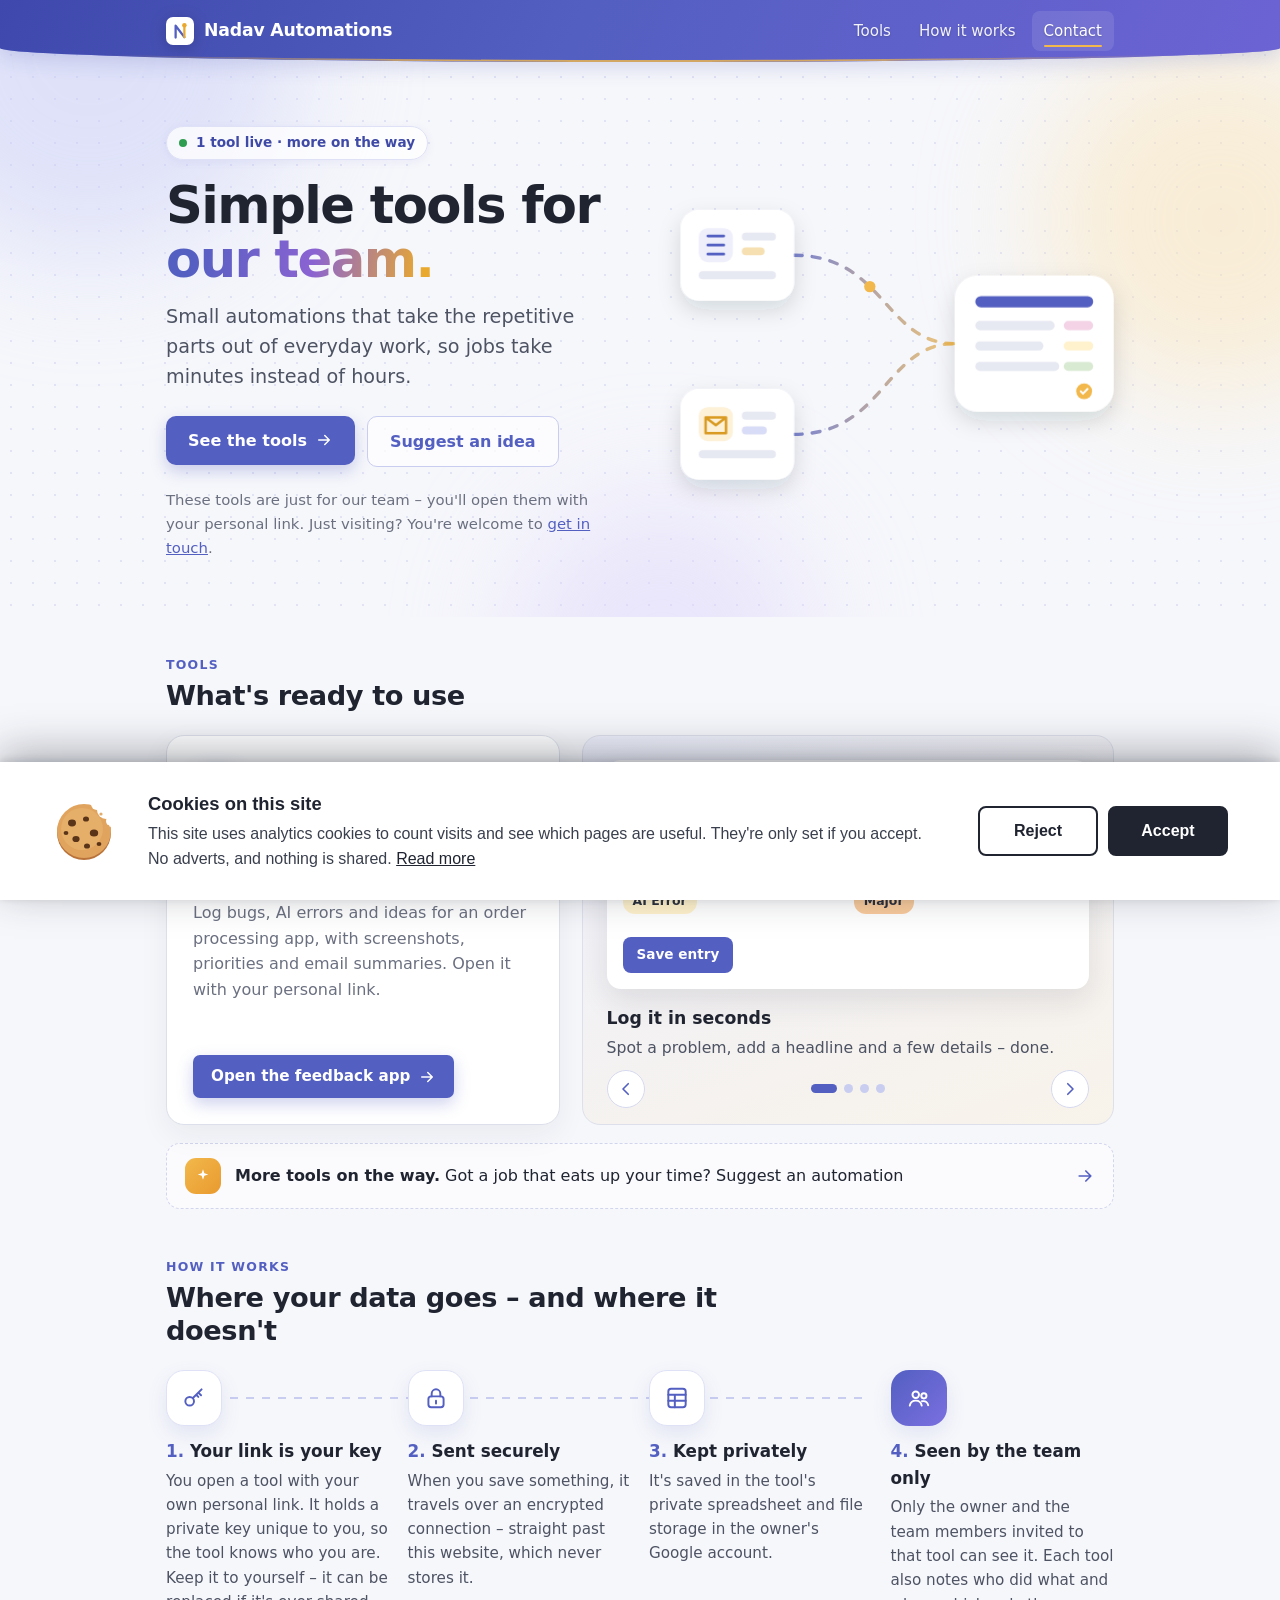
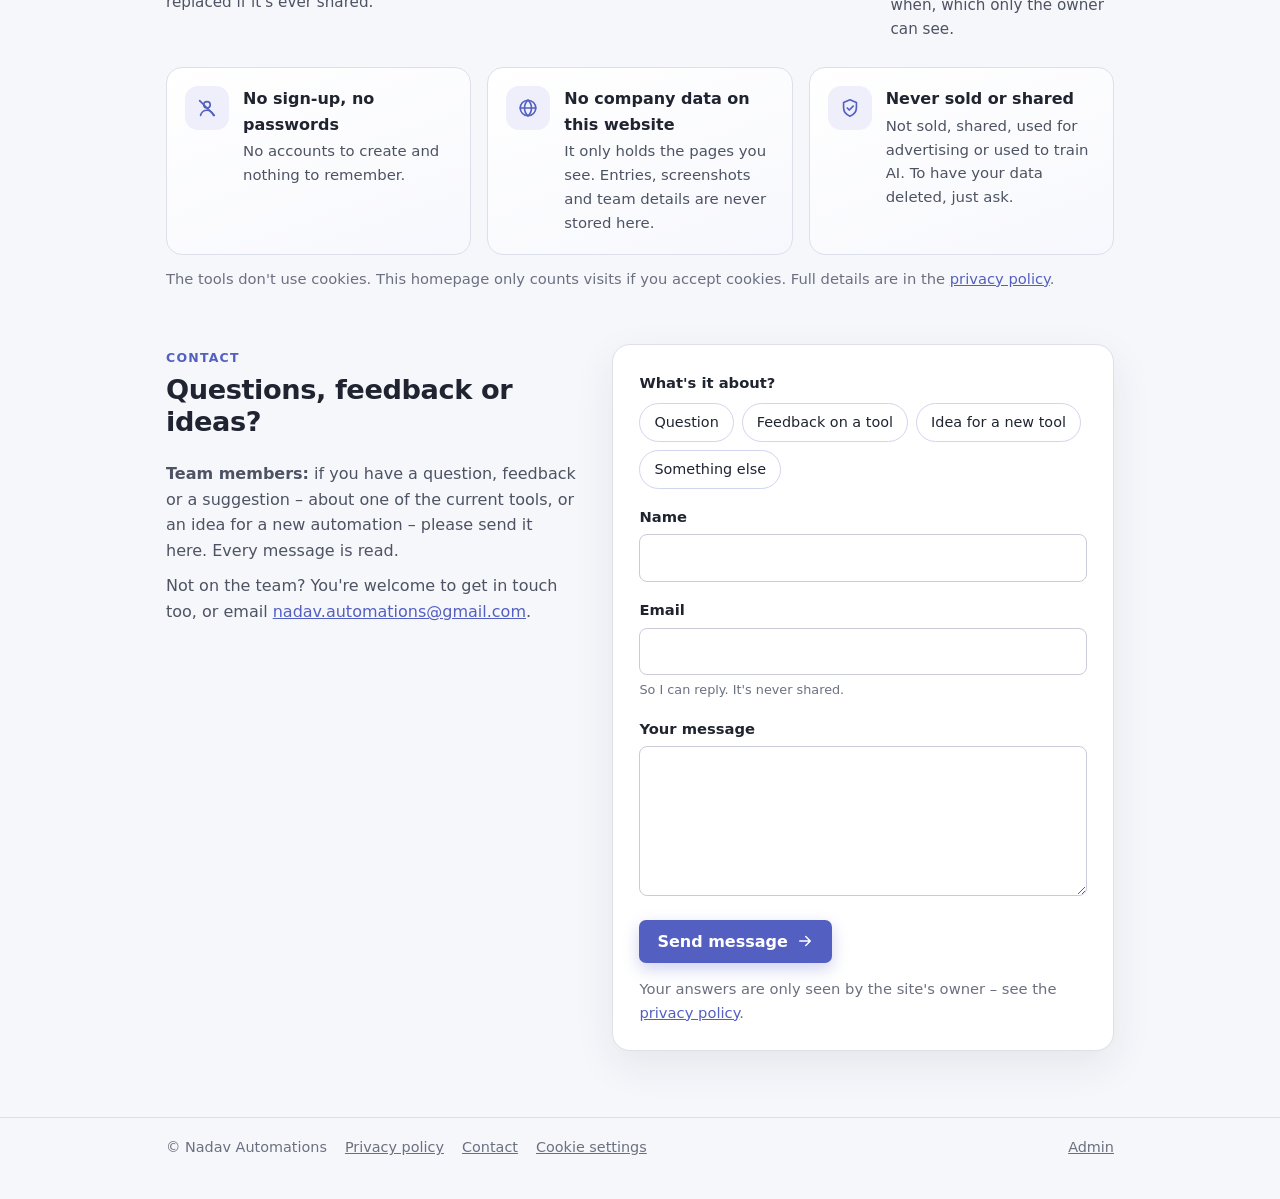
<file: index.html>
<!doctype html>
<html lang="en-GB">
<head>
<meta charset="utf-8">
<meta name="viewport" content="width=device-width, initial-scale=1">
<meta name="google-site-verification" content="6dJ4R6VZz0ClGixeIQeOBkDsVTxw4LKhF4PVJl02Xss" />
<meta name="description" content="Simple tools and small automations for our team.">
<title>Nadav Automations</title>
<link rel="icon" href="data:image/svg+xml,%3Csvg%20xmlns%3D%22http%3A%2F%2Fwww.w3.org%2F2000%2Fsvg%22%20viewBox%3D%220%200%2032%2032%22%3E%3Crect%20width%3D%2232%22%20height%3D%2232%22%20rx%3D%228%22%20fill%3D%22%23535FC1%22%2F%3E%3Cpath%20d%3D%22M11%2023.5V10l10%2013%22%20fill%3D%22none%22%20stroke%3D%22%23fff%22%20stroke-width%3D%222.6%22%20stroke-linecap%3D%22round%22%20stroke-linejoin%3D%22round%22%2F%3E%3Cpath%20d%3D%22M21%2023V9.5%22%20fill%3D%22none%22%20stroke%3D%22%23f2b84b%22%20stroke-width%3D%222.6%22%20stroke-linecap%3D%22round%22%2F%3E%3Ccircle%20cx%3D%2221%22%20cy%3D%229.5%22%20r%3D%222.6%22%20fill%3D%22%23f2b84b%22%2F%3E%3C%2Fsvg%3E">
<link rel="stylesheet" href="style.css?v=17">
<link rel="stylesheet" href="home.css?v=5">
</head>
<body>
<header class="top" id="top">
  <div class="wrap">
    <a class="brand" href="./"><svg width="28" height="28" viewBox="0 0 32 32" aria-hidden="true"><rect width="32" height="32" rx="8" fill="#fff"/><path d="M11 23.5V10l10 13" fill="none" stroke="#535FC1" stroke-width="2.6" stroke-linecap="round" stroke-linejoin="round"/><path d="M21 23V9.5" fill="none" stroke="#E9A92F" stroke-width="2.6" stroke-linecap="round"/><circle cx="21" cy="9.5" r="2.6" fill="#E9A92F"/></svg> Nadav Automations</a>
    <button type="button" class="menubtn" aria-label="Menu" aria-expanded="false" aria-controls="sitenav"><svg viewBox="0 0 24 24" aria-hidden="true"><path class="l1" d="M4 7h16"/><path class="l2" d="M4 12h16"/><path class="l3" d="M4 17h16"/></svg></button>
    <nav aria-label="Sections" id="sitenav"><a href="#tools">Tools</a><a href="#data">How it works</a><a href="#contact">Contact</a></nav>
  </div>
</header>

<section class="hero">
  <div class="blob b1"></div><div class="blob b2"></div><div class="blob b3"></div>
  <div class="wrap herogrid">
    <div class="herotext">
      <span class="eyebrow"><i class="live" aria-hidden="true"></i> 1 tool live · more on the way</span>
      <h1>Simple tools for <span class="grad">our team.</span></h1>
      <p class="lede">Small automations that take the repetitive parts out of everyday work, so jobs take minutes instead of hours.</p>
      <div class="ctas"><a class="btn big" href="#tools">See the tools <svg viewBox="0 0 24 24" aria-hidden="true"><path d="M5 12h14M13 6l6 6-6 6"/></svg></a><a class="btn ghost big" href="#contact" data-topic="Idea for a new tool">Suggest an idea</a></div>
      <p class="hnote">These tools are just for our team – you'll open them with your personal link. Just visiting? You're welcome to <a href="#contact">get in touch</a>.</p>
    </div>
    <div class="heroart" aria-hidden="true">
      <svg viewBox="0 0 420 340" class="flow">
        <defs>
          <linearGradient id="gl" x1="0" x2="1"><stop offset="0" stop-color="#535FC1"/><stop offset="1" stop-color="#f2b84b"/></linearGradient>
          <filter id="sh" x="-20%" y="-20%" width="140%" height="160%"><feDropShadow dx="0" dy="8" stdDeviation="10" flood-color="#1d2233" flood-opacity=".14"/></filter>
        </defs>
        <path id="p1" class="wire" d="M120 92 C 200 92, 200 170, 262 170"/>
        <path id="p2" class="wire" d="M120 250 C 200 250, 200 170, 262 170"/>
        <circle r="5" fill="#f2b84b"><animateMotion dur="3.2s" repeatCount="indefinite"><mpath href="#p1"/></animateMotion></circle>
        <circle r="5" fill="#535FC1" opacity="0"><set attributeName="opacity" to="1" begin="1.6s"/><animateMotion dur="3.2s" begin="1.6s" repeatCount="indefinite"><mpath href="#p2"/></animateMotion></circle>
        <g filter="url(#sh)">
          <g class="node n1" transform="translate(20 52)"><rect width="100" height="80" rx="16" fill="#fff"/><rect x="16" y="16" width="30" height="30" rx="8" fill="#EEEFFB"/><path d="M24 39h14M24 31h14M24 23h14" stroke="#535FC1" stroke-width="2.4" stroke-linecap="round"/><rect x="16" y="54" width="68" height="7" rx="3.5" fill="#e6e8f2"/><rect x="54" y="20" width="30" height="7" rx="3.5" fill="#e6e8f2"/><rect x="54" y="33" width="20" height="7" rx="3.5" fill="#f6dfb0"/></g>
          <g class="node n2" transform="translate(20 210)"><rect width="100" height="80" rx="16" fill="#fff"/><rect x="16" y="16" width="30" height="30" rx="8" fill="#fdf1d8"/><path d="M22 25l9 7 9-7M22 25h18v14H22z" fill="none" stroke="#d99a21" stroke-width="2.2" stroke-linejoin="round"/><rect x="16" y="54" width="68" height="7" rx="3.5" fill="#e6e8f2"/><rect x="54" y="20" width="30" height="7" rx="3.5" fill="#e6e8f2"/><rect x="54" y="33" width="22" height="7" rx="3.5" fill="#d9dcf6"/></g>
          <g class="node n3" transform="translate(262 110)"><rect width="140" height="120" rx="20" fill="#fff"/><rect x="18" y="18" width="104" height="10" rx="5" fill="#535FC1"/><rect x="18" y="40" width="70" height="8" rx="4" fill="#e6e8f2"/><rect x="96" y="40" width="26" height="8" rx="4" fill="#F4D3E6"/><rect x="18" y="58" width="60" height="8" rx="4" fill="#e6e8f2"/><rect x="96" y="58" width="26" height="8" rx="4" fill="#FFF2CC"/><rect x="18" y="76" width="74" height="8" rx="4" fill="#e6e8f2"/><rect x="96" y="76" width="26" height="8" rx="4" fill="#D9EAD3"/><circle cx="114" cy="102" r="7" fill="#f2b84b"/><path d="M111 102l2 2 4-4" stroke="#fff" stroke-width="1.8" fill="none" stroke-linecap="round"/></g>
        </g>
      </svg>
    </div>
  </div>
</section>

<main class="wrap">
  <section id="tools" class="sec">
    <div class="sechead reveal"><span class="kicker">Tools</span><h2>What's ready to use</h2></div>
    <div class="toolrow">
      <!-- To add a tool: copy this <article class="tool">…</article> block and change the text and link. -->
      <article class="tool reveal">
        <div class="ticon"><svg viewBox="0 0 24 24" aria-hidden="true"><path d="M4 20h4L19 9a2.8 2.8 0 0 0-4-4L4 16z"/><path d="M13.5 6.5l4 4"/></svg></div>
        <span class="tag">For invited team members</span>
        <h3>Feedback app</h3>
        <p>Log bugs, AI errors and ideas for an order processing app, with screenshots, priorities and email summaries. Open it with your personal link.</p>
        <a class="btn" href="feedback/">Open the feedback app <svg viewBox="0 0 24 24" aria-hidden="true"><path d="M5 12h14M13 6l6 6-6 6"/></svg></a>
      </article>
      <div class="carousel reveal" id="car" aria-roledescription="carousel" aria-label="Inside the feedback app">
        <div class="slides">
          <figure class="slide on">
            <div class="mock form"><div class="mbar"><i></i><i></i><i></i></div><div class="mrow"><b>Headline</b><span class="mfield typed">Wrong quantity on order #23</span></div><div class="mrow two"><div><b>Type</b><span class="chip c-ai">AI Error</span></div><div><b>Severity</b><span class="chip c-maj">Major</span></div></div><div class="mbtn">Save entry</div></div>
            <figcaption><b>Log it in seconds</b>Spot a problem, add a headline and a few details – done.</figcaption>
          </figure>
          <figure class="slide">
            <div class="mock shots"><div class="mbar"><i></i><i></i><i></i></div><div class="thumbs"><span></span><span></span><span></span><span class="add">＋</span></div></div>
            <figcaption><b>Add screenshots</b>Drop in screenshots so everyone can see exactly what happened.</figcaption>
          </figure>
          <figure class="slide">
            <div class="mock list"><div class="mbar"><i></i><i></i><i></i></div><div class="lrow"><span class="id">001</span><span class="ln"></span><span class="chip c-cri">High</span></div><div class="lrow"><span class="id">002</span><span class="ln s"></span><span class="chip c-maj">Medium</span></div><div class="lrow"><span class="id">003</span><span class="ln m"></span><span class="chip c-min">Low</span></div></div>
            <figcaption><b>Priorities at a glance</b>Severity and frequency set the priority, so the big issues rise to the top.</figcaption>
          </figure>
          <figure class="slide">
            <div class="mock mail"><div class="mbar"><i></i><i></i><i></i></div><div class="env"><svg viewBox="0 0 24 24" aria-hidden="true"><path d="M12 3l1.8 5.2L19 10l-5.2 1.8L12 17l-1.8-5.2L5 10l5.2-1.8z"/></svg><div><b>Weekly summary</b><span class="ln"></span><span class="ln s"></span></div></div><div class="tiles"><span><b>12</b>new</span><span><b>3</b>high</span><span><b>5</b>fixed</span></div></div>
            <figcaption><b>Summaries by email</b>Round-ups land in your inbox, so nothing gets missed.</figcaption>
          </figure>
        </div>
        <div class="cnav"><button type="button" class="carr prev" aria-label="Previous"><svg viewBox="0 0 24 24" aria-hidden="true"><path d="M15 5l-7 7 7 7"/></svg></button><div class="dots"></div><button type="button" class="carr next" aria-label="Next"><svg viewBox="0 0 24 24" aria-hidden="true"><path d="M9 5l7 7-7 7"/></svg></button></div>
      </div>
    </div>
    <a class="soonbar reveal" href="#contact" data-topic="Idea for a new tool"><span class="ticon sm"><svg viewBox="0 0 24 24" aria-hidden="true"><path d="M12 3l1.8 5.2L19 10l-5.2 1.8L12 17l-1.8-5.2L5 10l5.2-1.8z"/></svg></span><span><b>More tools on the way.</b> Got a job that eats up your time? Suggest an automation</span><svg viewBox="0 0 24 24" aria-hidden="true"><path d="M5 12h14M13 6l6 6-6 6"/></svg></a>
  </section>

  <section id="data" class="sec">
    <div class="sechead reveal"><span class="kicker">How it works</span><h2>Where your data goes – and where it doesn't</h2></div>
    <ol class="journey">
      <li class="reveal"><span class="jicon"><svg viewBox="0 0 24 24" aria-hidden="true"><circle cx="8" cy="15" r="4"/><path d="M11 12l8-8M16 7l2.5 2.5M14 9l2 2"/></svg></span><b>Your link is your key</b>You open a tool with your own personal link. It holds a private key unique to you, so the tool knows who you are. Keep it to yourself – it can be replaced if it's ever shared.</li>
      <li class="reveal"><span class="jicon"><svg viewBox="0 0 24 24" aria-hidden="true"><rect x="5" y="10.5" width="14" height="10" rx="2.5"/><path d="M8 10.5V8a4 4 0 0 1 8 0v2.5"/><path d="M12 14.5v2.5"/></svg></span><b>Sent securely</b>When you save something, it travels over an encrypted connection – straight past this website, which never stores it.</li>
      <li class="reveal"><span class="jicon"><svg viewBox="0 0 24 24" aria-hidden="true"><rect x="4" y="3.5" width="16" height="17" rx="2.5"/><path d="M4 9h16M4 14.5h16M10 9v11.5"/></svg></span><b>Kept privately</b>It's saved in the tool's private spreadsheet and file storage in the owner's Google account.</li>
      <li class="reveal"><span class="jicon"><svg viewBox="0 0 24 24" aria-hidden="true"><circle cx="9" cy="9" r="3"/><circle cx="16.5" cy="10" r="2.4"/><path d="M3.5 19c.6-3 2.8-4.6 5.5-4.6s4.9 1.6 5.5 4.6"/><path d="M14.8 15c2.7-.5 4.9.8 5.7 3.6"/></svg></span><b>Seen by the team only</b>Only the owner and the team members invited to that tool can see it. Each tool also notes who did what and when, which only the owner can see.</li>
    </ol>
    <div class="promises">
      <div class="promise reveal"><span class="jicon"><svg viewBox="0 0 24 24" aria-hidden="true"><circle cx="12" cy="8.5" r="3.5"/><path d="M5 20c1-3.6 3.7-5.5 7-5.5s6 1.9 7 5.5"/><path d="M4 4l16 16"/></svg></span><div><b>No sign-up, no passwords</b>No accounts to create and nothing to remember.</div></div>
      <div class="promise reveal"><span class="jicon"><svg viewBox="0 0 24 24" aria-hidden="true"><circle cx="12" cy="12" r="8.5"/><path d="M3.5 12h17M12 3.5c2.6 2.3 3.8 5.2 3.8 8.5S14.6 18.2 12 20.5C9.4 18.2 8.2 15.3 8.2 12S9.4 5.8 12 3.5z"/></svg></span><div><b>No company data on this website</b>It only holds the pages you see. Entries, screenshots and team details are never stored here.</div></div>
      <div class="promise reveal"><span class="jicon"><svg viewBox="0 0 24 24" aria-hidden="true"><path d="M12 3 5 6v5.5c0 4.4 3 8 7 9.5 4-1.5 7-5.1 7-9.5V6z"/><path d="m9 12 2.2 2.2L15.5 10"/></svg></span><div><b>Never sold or shared</b>Not sold, shared, used for advertising or used to train AI. To have your data deleted, just ask.</div></div>
    </div>
    <p class="muted reveal">The tools don't use cookies. This homepage only counts visits if you accept cookies. Full details are in the <a href="privacy.html">privacy policy</a>.</p>
  </section>

  <section id="contact" class="sec">
    <div class="contactgrid">
      <div class="contactintro reveal">
        <span class="kicker">Contact</span>
        <h2>Questions, feedback or ideas?</h2>
        <p><b>Team members:</b> if you have a question, feedback or a suggestion – about one of the current tools, or an idea for a new automation – please send it here. Every message is read.</p>
        <p>Not on the team? You're welcome to get in touch too, or email <a href="mailto:nadav.automations@gmail.com">nadav.automations@gmail.com</a>.</p>
      </div>
      <form class="qform reveal" id="qform" novalidate>
        <div class="field">
          <span class="flabel" id="topicLbl">What's it about?</span>
          <div class="topics" role="radiogroup" aria-labelledby="topicLbl">
            <button type="button" role="radio" aria-checked="false" data-topic="Question">Question</button>
            <button type="button" role="radio" aria-checked="false" data-topic="Feedback on a tool">Feedback on a tool</button>
            <button type="button" role="radio" aria-checked="false" data-topic="Idea for a new tool">Idea for a new tool</button>
            <button type="button" role="radio" aria-checked="false" data-topic="Something else">Something else</button>
          </div>
        </div>
        <div class="field">
          <label for="qName">Name</label>
          <input id="qName" name="name" type="text" autocomplete="name" required>
        </div>
        <div class="field">
          <label for="qEmail">Email</label>
          <input id="qEmail" name="email" type="email" maxlength="200" autocomplete="email" required>
          <small>So I can reply. It's never shared.</small>
        </div>
        <div class="field">
          <label for="qText">Your message</label>
          <textarea id="qText" name="question" rows="5" required></textarea>
        </div>
        <div class="hp" aria-hidden="true"><label>Leave this empty <input name="website" tabindex="-1" autocomplete="off"></label></div>
        <div class="qbar"><button type="submit" class="btn" id="qSend">Send message <svg viewBox="0 0 24 24" aria-hidden="true"><path d="M5 12h14M13 6l6 6-6 6"/></svg></button><span id="qMsg" class="qmsg" role="status"></span></div>
        <p class="muted">Your answers are only seen by the site's owner – see the <a href="privacy.html#questions">privacy policy</a>.</p>
      </form>
    </div>
  </section>
</main>

<footer>
  <div class="wrap">
    <span>© Nadav Automations</span>
    <a href="privacy.html">Privacy policy</a>
    <a href="./#contact">Contact</a>
    <a href="#" data-cookies>Cookie settings</a>
    <a class="right" href="admin/">Admin</a>
  </div>
</footer>
<script src="site.js?v=4"></script>
<script src="home.js?v=3"></script>
<script src="analytics.js?v=7"></script>
</body>
</html>
</file>
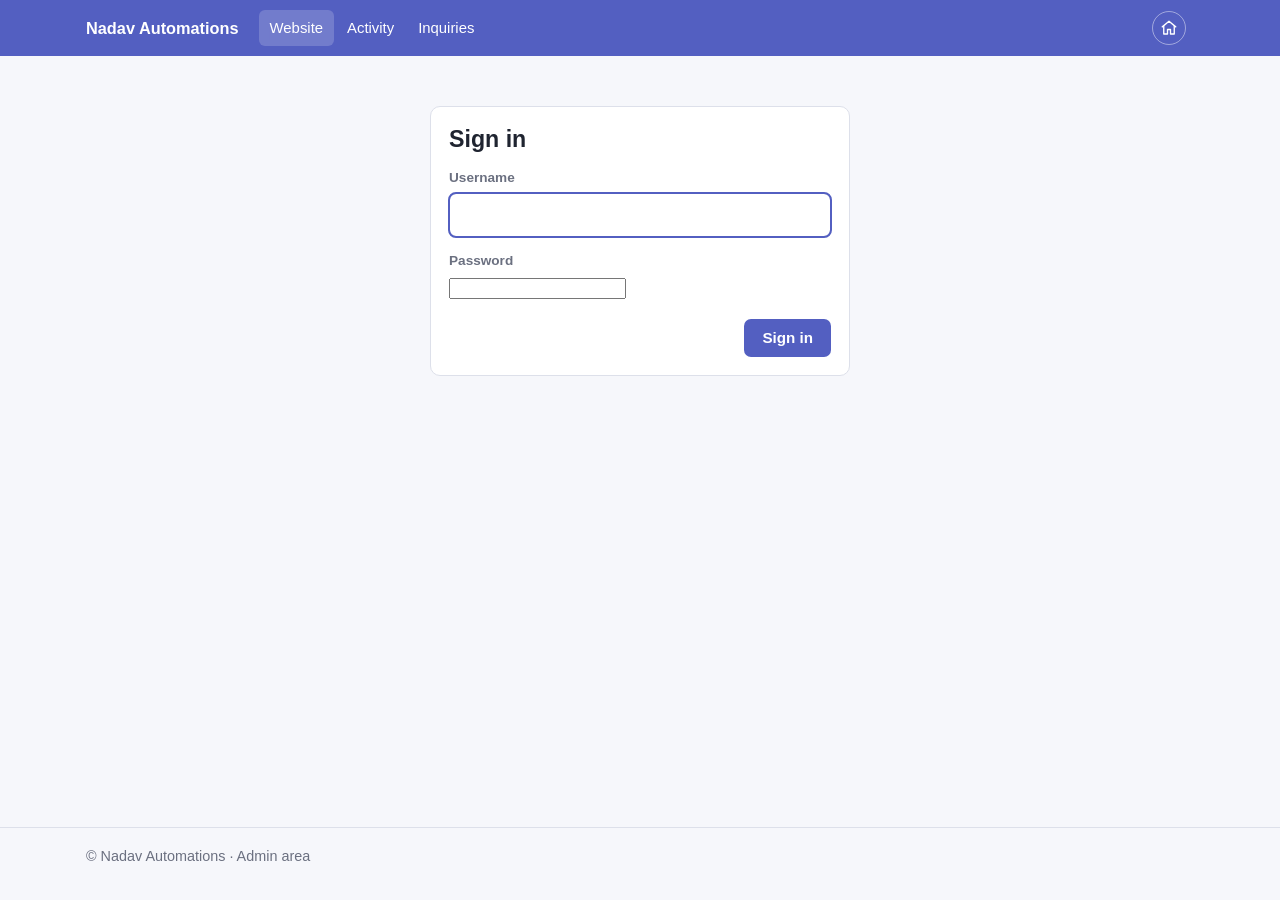
<file: admin/index.html>
<!doctype html>
<html lang="en-GB">
<head>
<meta charset="utf-8">
<meta name="viewport" content="width=device-width, initial-scale=1">
<meta name="robots" content="noindex, nofollow">
<meta name="referrer" content="no-referrer">
<link rel="icon" href="data:image/svg+xml,%3Csvg%20xmlns%3D%22http%3A%2F%2Fwww.w3.org%2F2000%2Fsvg%22%20viewBox%3D%220%200%2032%2032%22%3E%3Crect%20width%3D%2232%22%20height%3D%2232%22%20rx%3D%228%22%20fill%3D%22%23535FC1%22%2F%3E%3Cpath%20d%3D%22M11%2023.5V10l10%2013%22%20fill%3D%22none%22%20stroke%3D%22%23fff%22%20stroke-width%3D%222.6%22%20stroke-linecap%3D%22round%22%20stroke-linejoin%3D%22round%22%2F%3E%3Cpath%20d%3D%22M21%2023V9.5%22%20fill%3D%22none%22%20stroke%3D%22%23f2b84b%22%20stroke-width%3D%222.6%22%20stroke-linecap%3D%22round%22%2F%3E%3Ccircle%20cx%3D%2221%22%20cy%3D%229.5%22%20r%3D%222.6%22%20fill%3D%22%23f2b84b%22%2F%3E%3C%2Fsvg%3E">
<title>Admin – activity</title>
<link rel="stylesheet" href="../feedback/style.css?v=13">
<link rel="stylesheet" href="admin.css?v=7">
</head>
<body>
<header class="top">
  <div class="wrap bar">
    <a class="brand" href="./">Nadav Automations <span class="adminpill">Admin</span></a>
    <nav><a href="./" id="tabW" class="on">Website</a><a href="?p=activity" id="tabAct">Activity</a><a href="?p=questions" id="tabQ">Inquiries</a></nav>
    <div class="side"><button type="button" class="iconbtn" id="homeBtn" title="Back to the homepage" aria-label="Back to the homepage"><svg viewBox="0 0 24 24" aria-hidden="true"><path d="M3 10.5 12 3l9 7.5"/><path d="M5 9.5V20h5v-6h4v6h5V9.5"/></svg></button><a href="#" class="chipbtn" id="forget" hidden>Sign out</a></div>
  </div>
</header>
<main class="wrap" id="app"><p class="loading">Loading…</p></main>
<footer class="sitefoot"><div class="wrap"><span>© Nadav Automations · Admin area</span></div></footer>
<dialog id="leave" class="leave">
  <form method="dialog">
    <h2>Leave the admin area?</h2>
    <p>This takes you back to the Nadav Automations homepage. You'll stay signed in, so you can come straight back.</p>
    <div class="leavebar"><button value="stay" class="light">Stay here</button><button value="go" id="leaveGo">Go to homepage</button></div>
  </form>
</dialog>
<script src="config.js?v=1"></script>
<script src="admin.js?v=9"></script>
</body>
</html>
</file>
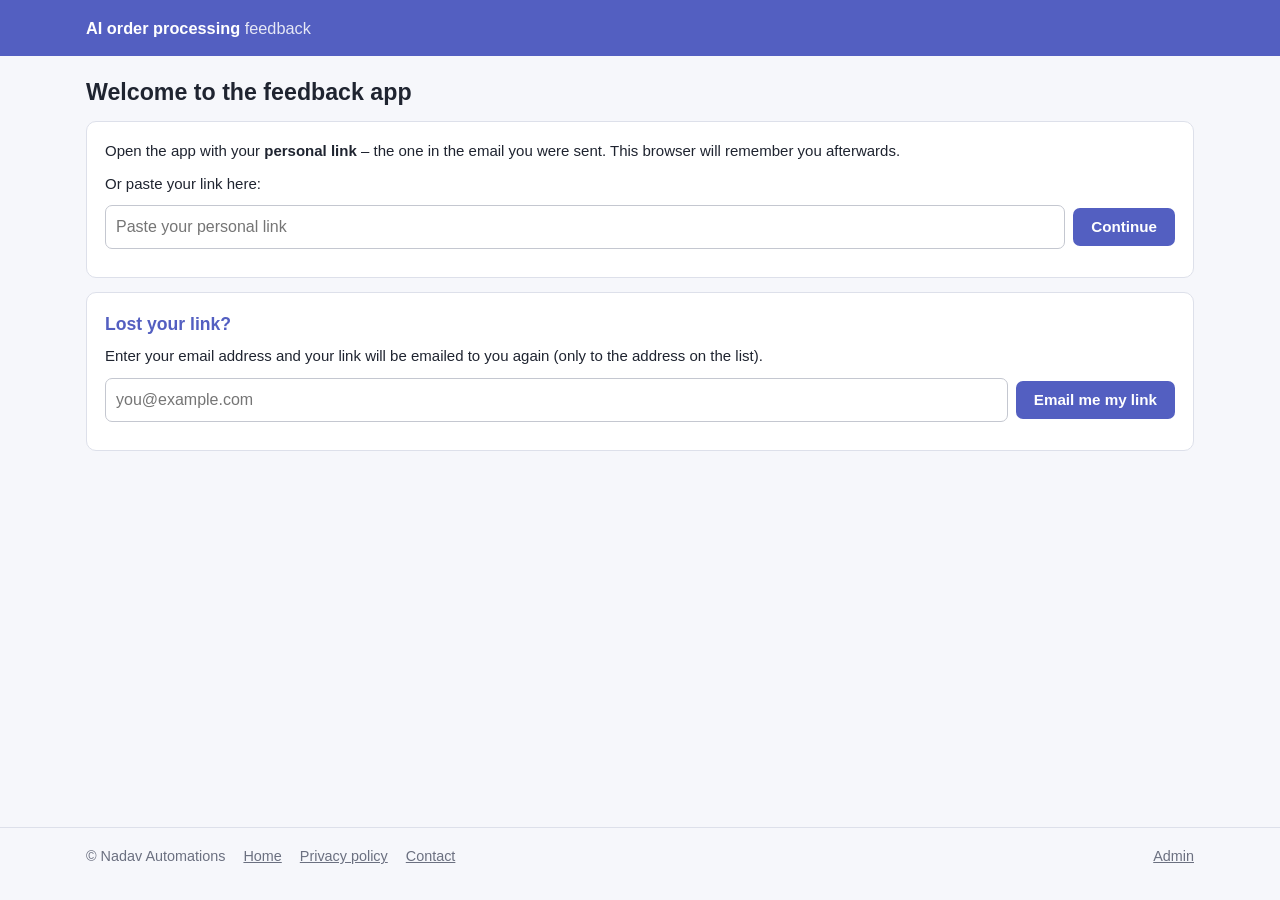
<file: feedback/index.html>
<!doctype html>
<html lang="en-GB">
<head>
<meta charset="utf-8">
<meta name="viewport" content="width=device-width, initial-scale=1">
<meta name="robots" content="noindex, nofollow">
<meta name="referrer" content="no-referrer">
<link rel="icon" href="data:image/svg+xml,%3Csvg%20xmlns%3D%22http%3A%2F%2Fwww.w3.org%2F2000%2Fsvg%22%20viewBox%3D%220%200%2032%2032%22%3E%3Crect%20width%3D%2232%22%20height%3D%2232%22%20rx%3D%228%22%20fill%3D%22%23535FC1%22%2F%3E%3Cpath%20d%3D%22M11%2023.5V10l10%2013%22%20fill%3D%22none%22%20stroke%3D%22%23fff%22%20stroke-width%3D%222.6%22%20stroke-linecap%3D%22round%22%20stroke-linejoin%3D%22round%22%2F%3E%3Cpath%20d%3D%22M21%2023V9.5%22%20fill%3D%22none%22%20stroke%3D%22%23f2b84b%22%20stroke-width%3D%222.6%22%20stroke-linecap%3D%22round%22%2F%3E%3Ccircle%20cx%3D%2221%22%20cy%3D%229.5%22%20r%3D%222.6%22%20fill%3D%22%23f2b84b%22%2F%3E%3C%2Fsvg%3E">
<title>Feedback app</title>
<link rel="stylesheet" href="style.css?v=16">
</head>
<body>
<header class="top">
  <div class="wrap bar">
    <a class="brand" href="./" data-go="list">AI order processing <span>feedback</span></a>
    <nav id="nav" hidden>
      <a href="?p=list" data-go="list">Entries</a>
      <a href="?p=help" data-go="help">Help</a>
    </nav>
    <div class="side" id="side" hidden>
      <a href="?p=new" data-go="new" id="navNew" class="newbtn" title="Opens the form in a small window"><svg class="ic" viewBox="0 0 24 24" aria-hidden="true"><path d="M12 5v14M5 12h14"/></svg>New entry</a>
      <a href="#" id="navPop" class="popbtn" title="Open the app in a small window you can keep beside the sheet"><svg class="ic" viewBox="0 0 24 24" aria-hidden="true"><rect x="3.5" y="5" width="17" height="14" rx="2"/><rect x="11.5" y="11" width="7" height="6" rx="1" fill="currentColor" stroke="none"/></svg>Pop out</a>
      <div class="menu" id="menuWrap">
        <button type="button" class="menubtn" id="menuBtn" aria-haspopup="true" aria-expanded="false"><span id="who"></span><svg class="chev" viewBox="0 0 24 24" aria-hidden="true"><path d="m7 10 5 5 5-5"/></svg></button>
        <div class="dropdown" id="menu" hidden>
          <a href="../" target="_blank" rel="noopener"><svg class="ic" viewBox="0 0 24 24" aria-hidden="true"><path d="M3 10.5 12 3l9 7.5"/><path d="M5 9.5V20h5v-6h4v6h5V9.5"/></svg>Home</a>
          <a href="../admin/" id="navAdmin" target="_blank" rel="noopener" hidden><svg class="ic" viewBox="0 0 24 24" aria-hidden="true"><path d="M12 3 4.5 6v5.5c0 4.6 3.2 8.4 7.5 9.5 4.3-1.1 7.5-4.9 7.5-9.5V6z"/><path d="m9 12 2 2 4-4"/></svg>Admin</a>
          <a href="#" id="navSheet" target="_blank" rel="noopener" hidden><svg class="ic" viewBox="0 0 24 24" aria-hidden="true"><rect x="3.5" y="3.5" width="17" height="17" rx="2"/><path d="M3.5 9h17M3.5 14.5h17M9 9v11.5"/></svg>Open the sheet</a>
          <hr>
          <a href="#" id="forget" class="quiet"><svg class="ic" viewBox="0 0 24 24" aria-hidden="true"><path d="M15 4h5v5M20 4l-7 7"/><path d="M18 14v4.5a1.5 1.5 0 0 1-1.5 1.5h-11A1.5 1.5 0 0 1 4 18.5v-11A1.5 1.5 0 0 1 5.5 6H10"/></svg>Forget me on this browser</a>
          <a href="?p=links" data-go="links" id="navLinks" hidden><svg class="ic" viewBox="0 0 24 24" aria-hidden="true"><path d="M10 14a4 4 0 0 0 5.7 0l3-3a4 4 0 0 0-5.7-5.7l-1.2 1.2"/><path d="M14 10a4 4 0 0 0-5.7 0l-3 3a4 4 0 0 0 5.7 5.7l1.2-1.2"/></svg>Personal links</a>
        </div>
      </div>
    </div>
  </div>
</header>
<main class="wrap" id="app"><p class="loading">Loading…</p></main>
<footer class="sitefoot">
  <div class="wrap">
    <span>© Nadav Automations</span>
    <a href="../">Home</a>
    <a href="../privacy.html">Privacy policy</a>
    <a href="../#contact">Contact</a>
    <a class="right" href="../admin/">Admin</a>
  </div>
</footer>
<div id="toast" class="toast" hidden></div>
<script src="config.js?v=15"></script>
<script src="app.js?v=18"></script>
</body>
</html>
</file>
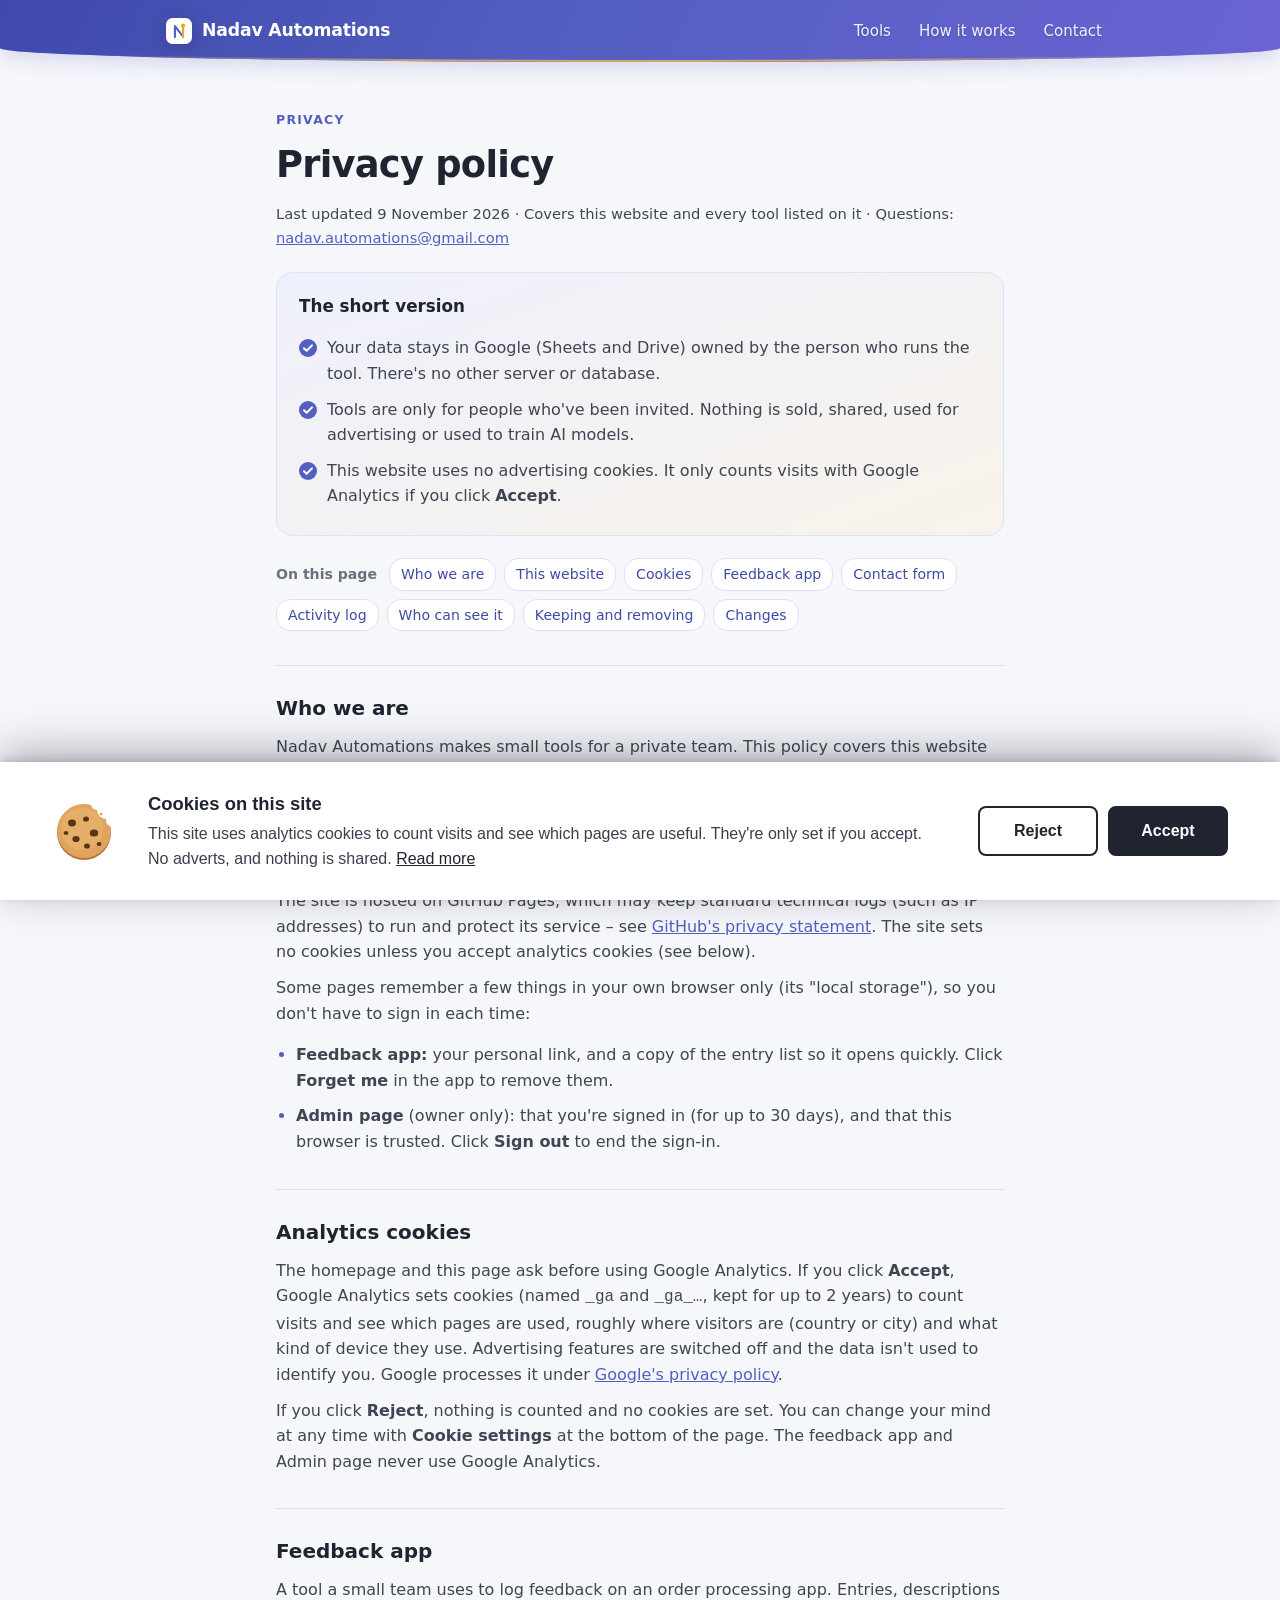
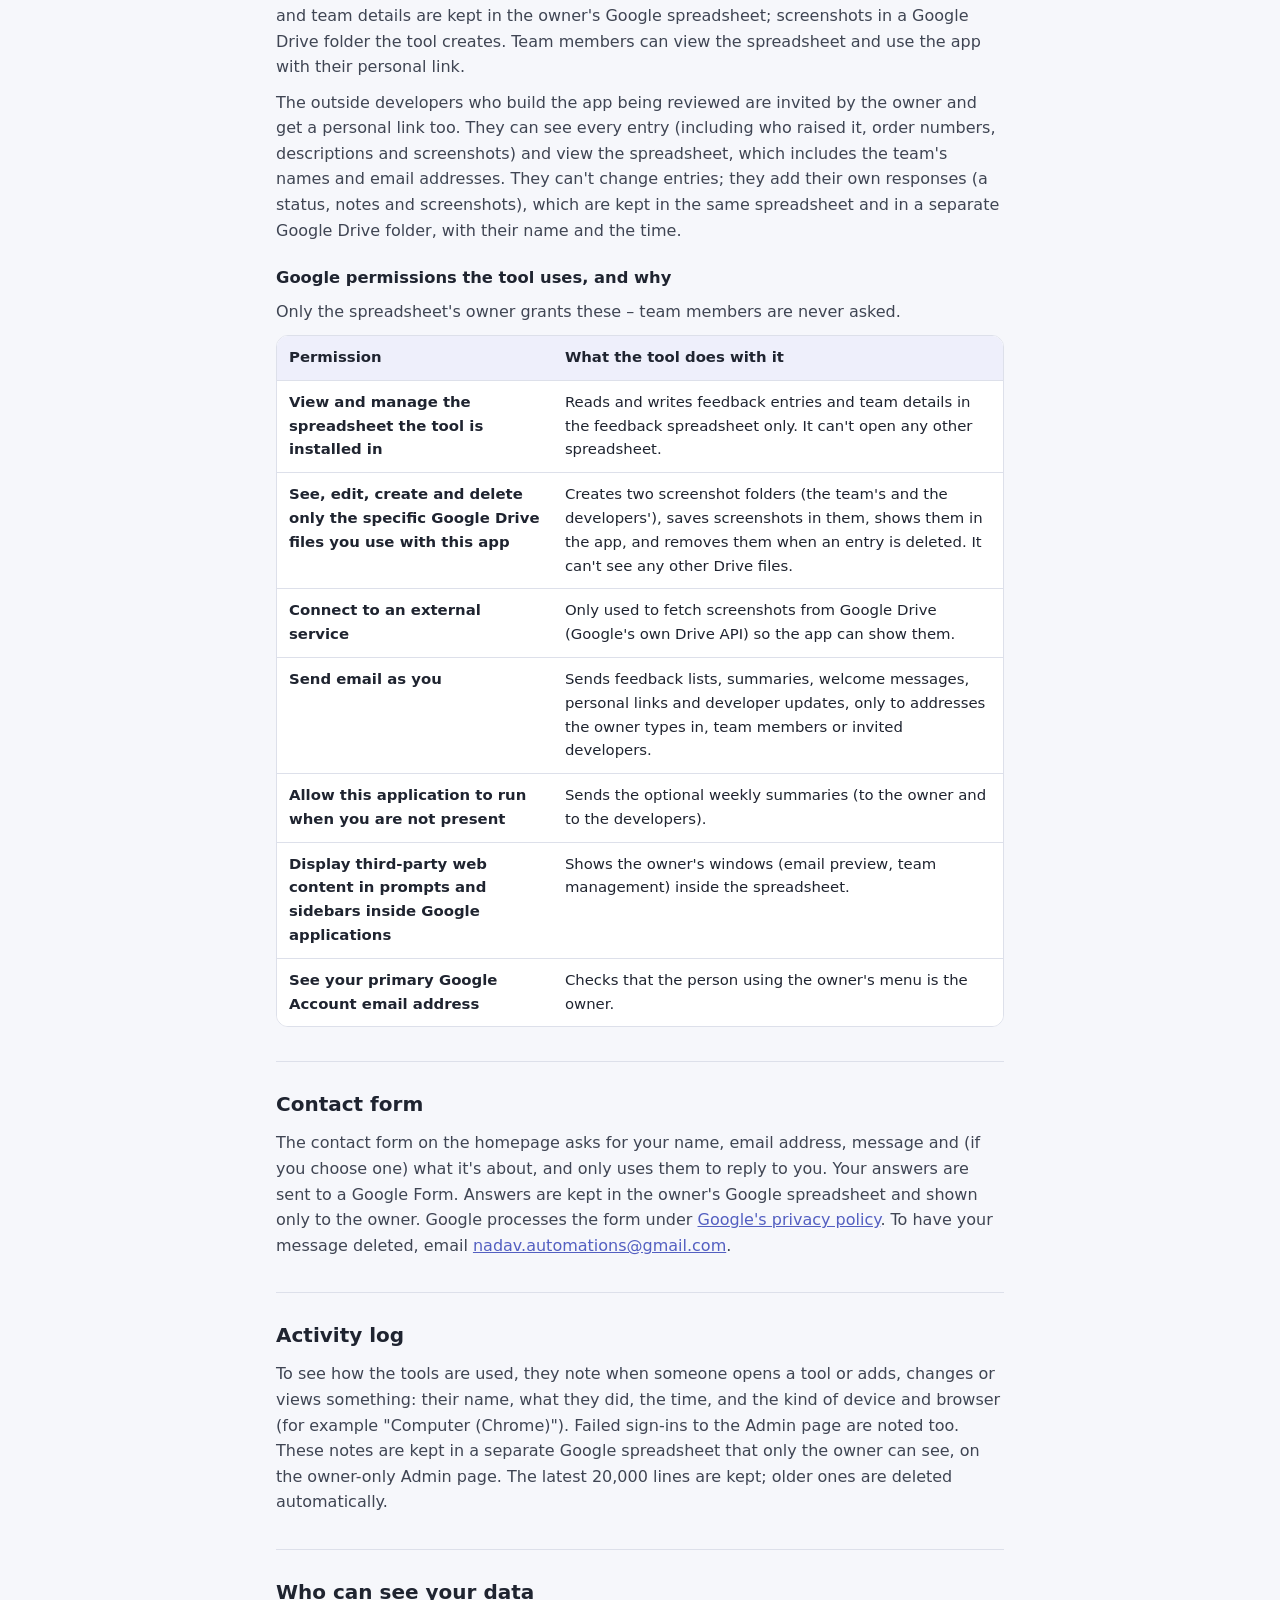
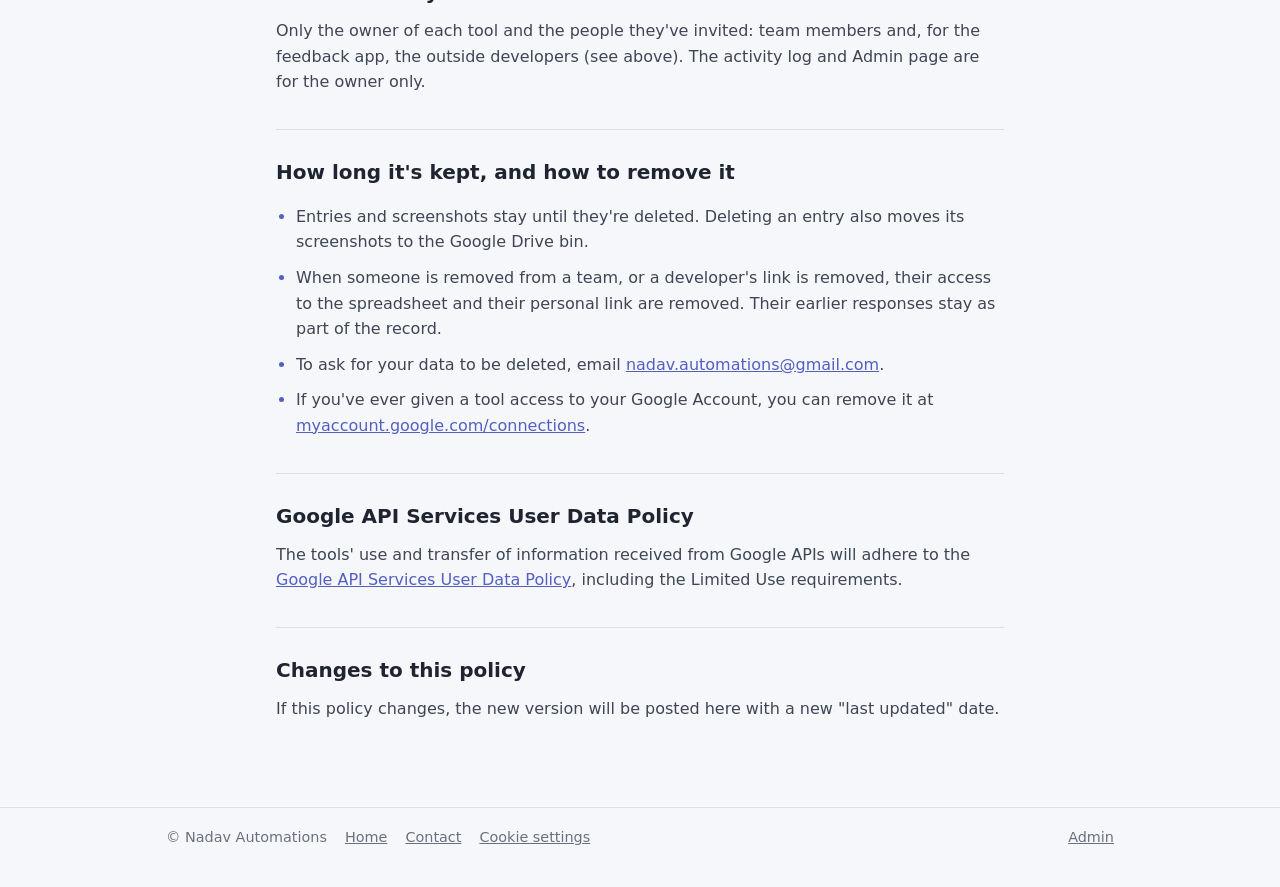
<file: privacy.html>
<!doctype html>
<html lang="en-GB">
<head>
<meta charset="utf-8">
<meta name="viewport" content="width=device-width, initial-scale=1">
<title>Privacy policy – Nadav Automations</title>
<link rel="icon" href="data:image/svg+xml,%3Csvg%20xmlns%3D%22http%3A%2F%2Fwww.w3.org%2F2000%2Fsvg%22%20viewBox%3D%220%200%2032%2032%22%3E%3Crect%20width%3D%2232%22%20height%3D%2232%22%20rx%3D%228%22%20fill%3D%22%23535FC1%22%2F%3E%3Cpath%20d%3D%22M11%2023.5V10l10%2013%22%20fill%3D%22none%22%20stroke%3D%22%23fff%22%20stroke-width%3D%222.6%22%20stroke-linecap%3D%22round%22%20stroke-linejoin%3D%22round%22%2F%3E%3Cpath%20d%3D%22M21%2023V9.5%22%20fill%3D%22none%22%20stroke%3D%22%23f2b84b%22%20stroke-width%3D%222.6%22%20stroke-linecap%3D%22round%22%2F%3E%3Ccircle%20cx%3D%2221%22%20cy%3D%229.5%22%20r%3D%222.6%22%20fill%3D%22%23f2b84b%22%2F%3E%3C%2Fsvg%3E">
<link rel="stylesheet" href="style.css?v=17">
</head>
<body>
<header class="top" id="top">
  <div class="wrap">
    <a class="brand" href="./"><svg width="26" height="26" viewBox="0 0 32 32" aria-hidden="true"><rect width="32" height="32" rx="8" fill="#fff"/><path d="M11 23.5V10l10 13" fill="none" stroke="#535FC1" stroke-width="2.6" stroke-linecap="round" stroke-linejoin="round"/><path d="M21 23V9.5" fill="none" stroke="#E9A92F" stroke-width="2.6" stroke-linecap="round"/><circle cx="21" cy="9.5" r="2.6" fill="#E9A92F"/></svg> Nadav Automations</a>
    <button type="button" class="menubtn" aria-label="Menu" aria-expanded="false" aria-controls="sitenav"><svg viewBox="0 0 24 24" aria-hidden="true"><path class="l1" d="M4 7h16"/><path class="l2" d="M4 12h16"/><path class="l3" d="M4 17h16"/></svg></button>
    <nav aria-label="Sections" id="sitenav"><a href="./#tools">Tools</a><a href="./#data">How it works</a><a href="./#contact">Contact</a></nav>
  </div>
</header>

<main class="wrap page">
  <div class="phead">
    <span class="kicker">Privacy</span>
    <h1>Privacy policy</h1>
    <p class="muted">Last updated 9 November 2026 · Covers this website and every tool listed on it · Questions: <a href="mailto:nadav.automations@gmail.com">nadav.automations@gmail.com</a></p>
  </div>

  <div class="summary">
    <h2 id="short">The short version</h2>
    <ul class="ticks">
      <li>Your data stays in Google (Sheets and Drive) owned by the person who runs the tool. There's no other server or database.</li>
      <li>Tools are only for people who've been invited. Nothing is sold, shared, used for advertising or used to train AI models.</li>
      <li>This website uses no advertising cookies. It only counts visits with Google Analytics if you click <b>Accept</b>.</li>
    </ul>
  </div>

  <nav class="toc" aria-label="On this page"><span>On this page</span><a href="#who">Who we are</a><a href="#site">This website</a><a href="#cookies">Cookies</a><a href="#feedback">Feedback app</a><a href="#questions">Contact form</a><a href="#activity">Activity log</a><a href="#access">Who can see it</a><a href="#keep">Keeping and removing</a><a href="#changes">Changes</a></nav>

  <h2 id="who">Who we are</h2>
  <p>Nadav Automations makes small tools for a private team. This policy covers this website and every tool listed on it. Contact: <a href="mailto:nadav.automations@gmail.com">nadav.automations@gmail.com</a>.</p>

  <h2 id="site">This website</h2>
  <p>The site is hosted on GitHub Pages, which may keep standard technical logs (such as IP addresses) to run and protect its service – see <a href="https://docs.github.com/en/site-policy/privacy-policies/github-general-privacy-statement">GitHub's privacy statement</a>. The site sets no cookies unless you accept analytics cookies (see below).</p>
  <p>Some pages remember a few things in your own browser only (its "local storage"), so you don't have to sign in each time:</p>
  <ul>
    <li><b>Feedback app:</b> your personal link, and a copy of the entry list so it opens quickly. Click <b>Forget me</b> in the app to remove them.</li>
    <li><b>Admin page</b> (owner only): that you're signed in (for up to 30 days), and that this browser is trusted. Click <b>Sign out</b> to end the sign-in.</li>
  </ul>

  <h2 id="cookies">Analytics cookies</h2>
  <p>The homepage and this page ask before using Google Analytics. If you click <b>Accept</b>, Google Analytics sets cookies (named <code>_ga</code> and <code>_ga_…</code>, kept for up to 2 years) to count visits and see which pages are used, roughly where visitors are (country or city) and what kind of device they use. Advertising features are switched off and the data isn't used to identify you. Google processes it under <a href="https://policies.google.com/privacy">Google's privacy policy</a>.</p>
  <p>If you click <b>Reject</b>, nothing is counted and no cookies are set. You can change your mind at any time with <b>Cookie settings</b> at the bottom of the page. The feedback app and Admin page never use Google Analytics.</p>

  <h2 id="feedback">Feedback app</h2>
  <p>A tool a small team uses to log feedback on an order processing app. Entries, descriptions and team details are kept in the owner's Google spreadsheet; screenshots in a Google Drive folder the tool creates. Team members can view the spreadsheet and use the app with their personal link.</p>
<p>The outside developers who build the app being reviewed are invited by the owner and get a personal link too. They can see every entry (including who raised it, order numbers, descriptions and screenshots) and view the spreadsheet, which includes the team's names and email addresses. They can't change entries; they add their own responses (a status, notes and screenshots), which are kept in the same spreadsheet and in a separate Google Drive folder, with their name and the time.</p>

  <h3>Google permissions the tool uses, and why</h3>
  <p>Only the spreadsheet's owner grants these – team members are never asked.</p>
  <div class="tablewrap"><table>
    <tr><th>Permission</th><th>What the tool does with it</th></tr>
    <tr><td>View and manage the spreadsheet the tool is installed in</td><td>Reads and writes feedback entries and team details in the feedback spreadsheet only. It can't open any other spreadsheet.</td></tr>
    <tr><td>See, edit, create and delete only the specific Google Drive files you use with this app</td><td>Creates two screenshot folders (the team's and the developers'), saves screenshots in them, shows them in the app, and removes them when an entry is deleted. It can't see any other Drive files.</td></tr>
    <tr><td>Connect to an external service</td><td>Only used to fetch screenshots from Google Drive (Google's own Drive API) so the app can show them.</td></tr>
    <tr><td>Send email as you</td><td>Sends feedback lists, summaries, welcome messages, personal links and developer updates, only to addresses the owner types in, team members or invited developers.</td></tr>
    <tr><td>Allow this application to run when you are not present</td><td>Sends the optional weekly summaries (to the owner and to the developers).</td></tr>
    <tr><td>Display third-party web content in prompts and sidebars inside Google applications</td><td>Shows the owner's windows (email preview, team management) inside the spreadsheet.</td></tr>
    <tr><td>See your primary Google Account email address</td><td>Checks that the person using the owner's menu is the owner.</td></tr>
  </table></div>

  <h2 id="questions">Contact form</h2>
  <p>The contact form on the homepage asks for your name, email address, message and (if you choose one) what it's about, and only uses them to reply to you. Your answers are sent to a Google Form. Answers are kept in the owner's Google spreadsheet and shown only to the owner. Google processes the form under <a href="https://policies.google.com/privacy">Google's privacy policy</a>. To have your message deleted, email <a href="mailto:nadav.automations@gmail.com">nadav.automations@gmail.com</a>.</p>

  <h2 id="activity">Activity log</h2>
  <p>To see how the tools are used, they note when someone opens a tool or adds, changes or views something: their name, what they did, the time, and the kind of device and browser (for example "Computer (Chrome)"). Failed sign-ins to the Admin page are noted too. These notes are kept in a separate Google spreadsheet that only the owner can see, on the owner-only Admin page. The latest 20,000 lines are kept; older ones are deleted automatically.</p>

  <h2 id="access">Who can see your data</h2>
  <p>Only the owner of each tool and the people they've invited: team members and, for the feedback app, the outside developers (see above). The activity log and Admin page are for the owner only.</p>

  <h2 id="keep">How long it's kept, and how to remove it</h2>
  <ul>
    <li>Entries and screenshots stay until they're deleted. Deleting an entry also moves its screenshots to the Google Drive bin.</li>
    <li>When someone is removed from a team, or a developer's link is removed, their access to the spreadsheet and their personal link are removed. Their earlier responses stay as part of the record.</li>
    <li>To ask for your data to be deleted, email <a href="mailto:nadav.automations@gmail.com">nadav.automations@gmail.com</a>.</li>
    <li>If you've ever given a tool access to your Google Account, you can remove it at <a href="https://myaccount.google.com/connections">myaccount.google.com/connections</a>.</li>
  </ul>

  <h2 id="google">Google API Services User Data Policy</h2>
  <p>The tools' use and transfer of information received from Google APIs will adhere to the <a href="https://developers.google.com/terms/api-services-user-data-policy">Google API Services User Data Policy</a>, including the Limited Use requirements.</p>

  <h2 id="changes">Changes to this policy</h2>
  <p>If this policy changes, the new version will be posted here with a new "last updated" date.</p>
</main>

<footer>
  <div class="wrap">
    <span>© Nadav Automations</span>
    <a href="./">Home</a>
    <a href="./#contact">Contact</a>
    <a href="#" data-cookies>Cookie settings</a>
    <a class="right" href="admin/">Admin</a>
  </div>
</footer>
<script src="home.js?v=3"></script>
<script src="analytics.js?v=7"></script>
</body>
</html>
</file>
<file: style.css>
/* Nadav Automations – site pages (homepage and privacy policy) */
:root { --fg:#1f2430; --muted:#6b7080; --line:#dde0ea; --accent:#535FC1; --accent-dark:#3f4aa6; --lilac:#EEEFFB; --bg:#f6f7fb; --card:#fff; }
* { box-sizing: border-box; }
body { margin: 0; background: var(--bg); color: var(--fg); font: 16px/1.6 "Segoe UI", system-ui, -apple-system, Roboto, Arial, sans-serif; }
a { color: var(--accent); }
.wrap { max-width: 980px; margin: 0 auto; padding: 0 16px; }

/* Top bar: full width with softly rounded bottom corners. The gradient sits on its own layer and fades as you
   scroll, revealing frosted glass underneath (only the opacity changes, so there's no flicker) */
.top { position: sticky; top: 0; z-index: 40; isolation: isolate; border-radius: 0 0 50% 50% / 0 0 14px 14px; background: rgba(66,76,182,.5); -webkit-backdrop-filter: blur(22px) saturate(1.8); backdrop-filter: blur(22px) saturate(1.8); box-shadow: 0 6px 20px rgba(63,73,173,.18); transition: box-shadow .4s ease; }
.top::before { content: ""; position: absolute; inset: 0; z-index: -1; border-radius: inherit; background: linear-gradient(115deg, #3f49ad 0%, #535FC1 45%, #6c63d4 100%); transition: opacity .45s ease; }
.top::after { content: ""; position: absolute; inset: 0; border-radius: inherit; border-bottom: 2px solid rgba(242,184,75,.8); -webkit-mask-image: linear-gradient(90deg, transparent 8%, #000 35%, #000 65%, transparent 92%); mask-image: linear-gradient(90deg, transparent 8%, #000 35%, #000 65%, transparent 92%); pointer-events: none; }
.top.scrolled { box-shadow: 0 12px 34px rgba(29,34,51,.22); }
.top.scrolled::before { opacity: .45; }
.top .wrap { display: flex; align-items: center; gap: 20px; min-height: 62px; flex-wrap: wrap; }
.brand { color: #fff; font-weight: bold; text-decoration: none; font-size: 1.08rem; display: flex; align-items: center; gap: 10px; letter-spacing: -.01em; }
.brand svg { flex: none; transition: transform .35s cubic-bezier(.3,1.6,.5,1); filter: drop-shadow(0 3px 8px rgba(0,0,0,.18)); }
.brand:hover svg { transform: rotate(-8deg) scale(1.06); }
.top nav { display: flex; gap: 4px; margin-left: auto; }
.top nav a { position: relative; color: rgba(255,255,255,.92); text-shadow: 0 1px 2px rgba(29,34,51,.25); text-decoration: none; padding: 8px 12px; border-radius: 8px; font-size: .94rem; transition: color .2s, background .2s; }
.top nav a::after { content: ""; position: absolute; left: 12px; right: 12px; bottom: 4px; height: 2px; border-radius: 2px; background: #f2b84b; transform: scaleX(0); transform-origin: left; transition: transform .25s ease; }
.top nav a:hover, .top nav a.on { color: #fff; background: rgba(255,255,255,.1); }
.top nav a:hover::after, .top nav a.on::after { transform: scaleX(1); }

/* Homepage */
.hero { padding: 56px 0 28px; }
.hero h1 { font-size: 2.3rem; line-height: 1.15; margin: 0 0 12px; letter-spacing: -.01em; }
.hero p { font-size: 1.15rem; color: var(--muted); max-width: 620px; margin: 0; }
h2 { font-size: 1.25rem; margin: 36px 0 14px; }
.tools { display: grid; grid-template-columns: repeat(auto-fill, minmax(280px, 1fr)); gap: 16px; }
.tool { background: var(--card); border: 1px solid var(--line); border-radius: 12px; padding: 20px; display: flex; flex-direction: column; }
.tool h3 { margin: 0 0 6px; font-size: 1.1rem; }
.tool p { margin: 0 0 16px; color: var(--muted); font-size: .95rem; flex: 1; }
.tool .icon { width: 40px; height: 40px; border-radius: 10px; background: var(--lilac); color: var(--accent); display: grid; place-items: center; font-size: 1.3rem; margin-bottom: 12px; }
.tag { display: inline-block; font-size: .75rem; padding: 2px 9px; border-radius: 10px; background: var(--lilac); color: var(--accent-dark); margin-bottom: 10px; align-self: flex-start; }
.btn { display: inline-block; background: var(--accent); color: #fff !important; text-decoration: none; font-weight: bold; padding: 9px 18px; border-radius: 7px; font-size: .95rem; align-self: flex-start; }
.btn:hover { background: var(--accent-dark); }
.tool.soon { border-style: dashed; background: transparent; }
.tool.soon .icon { background: #eceef3; color: var(--muted); }
.points { display: grid; grid-template-columns: repeat(auto-fill, minmax(240px, 1fr)); gap: 16px; margin: 0; padding: 0; list-style: none; }
.points li { background: var(--card); border: 1px solid var(--line); border-radius: 12px; padding: 16px 18px; font-size: .95rem; }
.points b { display: block; margin-bottom: 4px; }

/* ☰ menu button (only shown on phones) */
.menubtn { display: none; place-items: center; margin-left: auto; width: 40px; height: 40px; padding: 0; border-radius: 10px; border: 1px solid rgba(255,255,255,.3); background: rgba(255,255,255,.1); color: #fff; cursor: pointer; }
.menubtn svg { width: 22px; height: 22px; fill: none; stroke: currentColor; stroke-width: 2; stroke-linecap: round; }
.menubtn path { transition: transform .25s ease, opacity .2s ease; transform-origin: 12px 12px; }
.top.open .menubtn .l1 { transform: translateY(5px) rotate(45deg); }
.top.open .menubtn .l2 { opacity: 0; }
.top.open .menubtn .l3 { transform: translateY(-5px) rotate(-45deg); }
@keyframes menuin { from { opacity: 0; transform: translateY(-6px); } }

/* Text pages (privacy policy): one calm reading column */
.page { max-width: 760px; padding-top: 44px; padding-bottom: 20px; }
.phead { margin-bottom: 22px; }
.kicker { display: inline-block; font-size: .78rem; font-weight: 700; letter-spacing: .1em; text-transform: uppercase; color: var(--accent); }
.page h1 { font-size: 2.3rem; letter-spacing: -.02em; margin: 4px 0 8px; }
.page h2 { font-size: 1.25rem; color: var(--fg); margin: 34px 0 10px; padding-top: 26px; border-top: 1px solid var(--line); scroll-margin-top: 76px; }
.page h3 { font-size: 1.02rem; margin: 22px 0 8px; }
.page p, .page li { color: #3f4553; }
.summary { background: linear-gradient(160deg, #eef0fc, #f8f3ea); border: 1px solid #dfe2f6; border-radius: 16px; padding: 20px 22px 10px; }
.summary h2 { margin: 0 0 10px; padding: 0; border: 0; font-size: 1.05rem; }
.ticks { list-style: none; padding: 0; }
.ticks li { position: relative; padding-left: 28px; }
.ticks li::before { content: ""; position: absolute; left: 0; top: 4px; width: 18px; height: 18px; border-radius: 50%; background: var(--accent) url("data:image/svg+xml,%3Csvg xmlns='http://www.w3.org/2000/svg' viewBox='0 0 18 18'%3E%3Cpath d='M5 9.2l2.6 2.6L13 6.4' fill='none' stroke='%23fff' stroke-width='2' stroke-linecap='round' stroke-linejoin='round'/%3E%3C/svg%3E") center/18px no-repeat; }
.toc { display: flex; flex-wrap: wrap; gap: 8px; align-items: center; margin: 22px 0 6px; font-size: .88rem; }
.toc span { color: var(--muted); font-weight: 600; margin-right: 4px; }
.toc a { text-decoration: none; color: var(--accent-dark); background: #fff; border: 1px solid #dfe2f6; padding: 4px 11px; border-radius: 14px; transition: border-color .2s, background .2s; }
.toc a:hover { border-color: var(--accent); background: var(--lilac); }
.page ul:not(.ticks) { padding-left: 20px; }
.page ul:not(.ticks) li::marker { color: var(--accent); }
.tablewrap { border: 1px solid var(--line); border-radius: 12px; overflow: auto; margin: 8px 0 16px; background: var(--card); }
.tablewrap table { margin: 0; border: 0; }
.tablewrap th, .tablewrap td { border: 0; border-bottom: 1px solid var(--line); }
.tablewrap tr:last-child td { border-bottom: 0; }
.tablewrap td:first-child { font-weight: 600; color: var(--fg); width: 38%; }
p, li { margin: 0 0 10px; }
.muted { color: var(--muted); font-size: .92rem; }
table { width: 100%; border-collapse: collapse; background: var(--card); margin: 8px 0 16px; font-size: .93rem; }
th, td { text-align: left; vertical-align: top; padding: 10px 12px; border: 1px solid var(--line); }
th { background: var(--lilac); }

/* Embedded Google Form */
.formcard { background: var(--card); border: 1px solid var(--line); border-radius: 12px; overflow: hidden; max-width: 680px; }
.formcard iframe { display: block; width: 100%; height: 1000px; border: 0; }
.formcard + .muted { margin-top: 10px; }

footer { margin-top: 56px; border-top: 1px solid var(--line); padding: 18px 0 40px; font-size: .9rem; color: var(--muted); }
footer .wrap { display: flex; gap: 18px; flex-wrap: wrap; }
footer a { color: var(--muted); }
footer .right { margin-left: auto; }

@media (max-width: 600px) {
  .hero { padding: 36px 0 18px; }
  .hero h1 { font-size: 1.8rem; }
  .top { border-radius: 0 0 50% 50% / 0 0 10px 10px; }
  .top .wrap { gap: 0 12px; padding-top: 10px; padding-bottom: 10px; min-height: 0; }
  /* Phones: the links fold into a ☰ menu that drops down as a card under the header (nothing on the page moves) */
  .menubtn { display: grid; }
  .top nav { display: none; position: absolute; top: calc(100% + 8px); left: 12px; right: 12px; flex-direction: column; gap: 2px; margin: 0; padding: 8px; border-radius: 16px; background: linear-gradient(135deg, #4650b8, #6a62d3); border: 1px solid rgba(255,255,255,.2); box-shadow: 0 16px 40px rgba(29,34,51,.28); }
  .top.open nav { display: flex; animation: menuin .22s ease; }
  .top nav a { padding: 11px 12px; font-size: 1rem; }
  .top nav a::after { left: 12px; right: auto; width: 28px; bottom: 6px; }
  footer .right { margin-left: 0; }
}

/* Questions form (sends to Google Forms behind the scenes) */
.qform { background: var(--card); border: 1px solid var(--line); border-radius: 12px; padding: 22px; max-width: 640px; }
.field { margin-bottom: 16px; }
.field label { display: block; font-weight: bold; font-size: .92rem; margin-bottom: 6px; }
.field input, .field textarea { width: 100%; font: inherit; font-size: 1rem; padding: 10px 12px; border: 1px solid #c9ccd8; border-radius: 8px; background: #fff; color: var(--fg); }
.field textarea { resize: vertical; min-height: 120px; }
.field input:focus, .field textarea:focus { outline: 2px solid var(--accent); outline-offset: -1px; border-color: var(--accent); }
.field small { display: block; margin-top: 5px; color: var(--muted); font-size: .8rem; }
.field small.count { text-align: right; }
.field.bad input, .field.bad textarea { border-color: #b42318; }
.field .err { color: #b42318; }
.hp { position: absolute; left: -9999px; width: 1px; height: 1px; overflow: hidden; }
.qbar { display: flex; align-items: center; gap: 14px; flex-wrap: wrap; }
.qbar .btn { border: 0; cursor: pointer; font: inherit; font-weight: bold; }
.qbar .btn:disabled { opacity: .6; cursor: default; }
.qmsg { font-size: .92rem; }
.qmsg.ok { color: #1e7b34; font-weight: bold; }
.qmsg.bad { color: #b42318; }
.qform + .muted { margin-top: 10px; }

/* Warning bubble when a box is too long */
.field { position: relative; }
.tip { position: absolute; left: 0; top: 100%; margin-top: 6px; background: #b42318; color: #fff; font-size: .82rem; padding: 6px 10px; border-radius: 7px; box-shadow: 0 4px 14px rgba(0,0,0,.15); z-index: 2; max-width: 100%; }
.tip::before { content: ""; position: absolute; top: -5px; left: 16px; border: 5px solid transparent; border-top: 0; border-bottom-color: #b42318; }
.tip[hidden] { display: none; }
.tip:not([hidden]) ~ .err { display: none; }

/* Cookie banner (Google Analytics only runs after Accept) */
.cookiebar { position: fixed; left: 16px; right: 16px; bottom: 16px; max-width: 640px; margin: 0 auto; background: var(--card); border: 1px solid var(--line); border-radius: 12px; box-shadow: 0 8px 30px rgba(31,36,48,.18); padding: 16px 18px; display: flex; gap: 14px 18px; align-items: center; flex-wrap: wrap; z-index: 50; font-size: .93rem; }
.cookiebar p { margin: 0; flex: 1 1 300px; }
.cookiebar .cbtns { display: flex; gap: 8px; margin-left: auto; }
.cookiebar button { font: inherit; font-weight: bold; padding: 8px 16px; border-radius: 7px; cursor: pointer; border: 1px solid var(--accent); }
.cookiebar .cyes { background: var(--accent); color: #fff; }
.cookiebar .cyes:hover { background: var(--accent-dark); }
.cookiebar .cno { background: #fff; color: var(--accent); }
.cookiebar .cno:hover { background: var(--lilac); }

.hero .hnote { font-size: .98rem; margin-top: 14px; color: var(--muted); }
.points li { margin: 0; }
.points + .muted { margin-top: 12px; }

/* Section links in the header */
html { scroll-behavior: smooth; }
@media (prefers-reduced-motion: reduce) { html { scroll-behavior: auto; } }
h2[id] { scroll-margin-top: 16px; }
</file>
<file: home.css>
/* Nadav Automations – homepage only (header styles are in style.css, shared with the privacy page) */
.sec { scroll-margin-top: 76px; padding: 34px 0 10px; }
.sec h2 { font-size: 1.7rem; letter-spacing: -.015em; margin: 4px 0 22px; line-height: 1.2; }
.kicker { display: inline-block; font-size: .78rem; font-weight: 700; letter-spacing: .1em; text-transform: uppercase; color: var(--accent); }
.sechead { max-width: 640px; }

/* Buttons */
.btn { display: inline-flex; align-items: center; gap: 8px; box-shadow: 0 6px 16px rgba(83,95,193,.28); transition: transform .2s, box-shadow .2s, background .2s; }
.btn svg { width: 18px; height: 18px; fill: none; stroke: currentColor; stroke-width: 2; stroke-linecap: round; stroke-linejoin: round; transition: transform .2s; }
.btn:hover { transform: translateY(-2px); box-shadow: 0 10px 22px rgba(83,95,193,.34); }
.btn:hover svg { transform: translateX(3px); }
.btn.big { padding: 12px 22px; font-size: 1rem; border-radius: 10px; }
.btn.ghost { background: rgba(255,255,255,.7); color: var(--accent) !important; border: 1.5px solid #c9cdf0; box-shadow: none; }
.btn.ghost:hover { background: #fff; border-color: var(--accent); }

/* Hero: soft moving colour blobs, a dotted grid and an animated workflow picture */
.hero { position: relative; overflow: hidden; padding: 64px 0 56px; background-image: radial-gradient(rgba(83,95,193,.13) 1px, transparent 1.2px); background-size: 22px 22px; }
.hero .blob { position: absolute; border-radius: 50%; filter: blur(60px); opacity: .5; pointer-events: none; animation: drift 18s ease-in-out infinite alternate; }
.hero .b1 { width: 420px; height: 420px; background: #c7ccf6; top: -160px; left: -120px; }
.hero .b2 { width: 360px; height: 360px; background: #fbe3b3; top: 40px; right: -120px; animation-delay: -6s; }
.hero .b3 { width: 300px; height: 300px; background: #dcd3fb; bottom: -180px; left: 40%; animation-delay: -12s; }
@keyframes drift { from { transform: translate(0, 0) scale(1); } to { transform: translate(40px, 30px) scale(1.12); } }
.herogrid { position: relative; display: grid; grid-template-columns: 1fr 1fr; gap: 36px; align-items: center; }
.eyebrow { display: inline-flex; align-items: center; gap: 7px; font-size: .85rem; font-weight: 600; color: var(--accent-dark); background: rgba(255,255,255,.75); border: 1px solid #dfe2f6; padding: 5px 12px 5px 9px; border-radius: 20px; box-shadow: 0 2px 8px rgba(83,95,193,.08); }
.eyebrow svg { width: 15px; height: 15px; fill: #f2b84b; stroke: none; }
.hero h1 { font-size: 3.2rem; line-height: 1.06; letter-spacing: -.03em; margin: 18px 0 16px; }
.grad { white-space: nowrap; background: linear-gradient(100deg, #535FC1 10%, #8a63d2 55%, #e9a92f 95%); -webkit-background-clip: text; background-clip: text; color: transparent; }
.hero .lede { font-size: 1.2rem; color: #4d5363; max-width: 540px; margin: 0 0 24px; line-height: 1.55; }
.ctas { display: flex; gap: 12px; flex-wrap: wrap; margin-bottom: 22px; }
.hero .hnote { font-size: .93rem; color: var(--muted); max-width: 520px; margin: 0; }
.heroart { position: relative; margin-right: -20px; }
.flow { width: 100%; height: auto; display: block; overflow: visible; }
.flow .wire { fill: none; stroke: url(#gl); stroke-width: 3; stroke-linecap: round; stroke-dasharray: 7 9; animation: dash 1.4s linear infinite; opacity: .75; }
@keyframes dash { to { stroke-dashoffset: -32; } }
.flow .node { animation: bob 6s ease-in-out infinite; }
.flow .n2 { animation-delay: -2s; }
.flow .n3 { animation-delay: -4s; }
@keyframes bob { 50% { translate: 0 -6px; } }

/* Tools: the tool card next to a carousel of what's inside */
.toolrow { display: grid; grid-template-columns: minmax(260px, .85fr) 1.15fr; gap: 22px; align-items: stretch; }
.tool { position: relative; background: var(--card); border: 1px solid var(--line); border-radius: 18px; padding: 26px; display: flex; flex-direction: column; box-shadow: 0 10px 30px rgba(29,34,51,.06); transition: transform .25s, box-shadow .25s; }
.tool::before { content: ""; position: absolute; inset: -1px; border-radius: 19px; padding: 1.5px; background: linear-gradient(135deg, #535FC1, #f2b84b); -webkit-mask: linear-gradient(#000 0 0) content-box, linear-gradient(#000 0 0); -webkit-mask-composite: xor; mask-composite: exclude; opacity: 0; transition: opacity .25s; pointer-events: none; }
.tool:hover { transform: translateY(-4px); box-shadow: 0 18px 40px rgba(29,34,51,.1); }
.tool:hover::before { opacity: 1; }
.tool h3 { font-size: 1.3rem; margin: 2px 0 8px; }
.tool p { flex: 1; font-size: 1rem; }
.ticon { width: 48px; height: 48px; border-radius: 14px; display: grid; place-items: center; background: linear-gradient(135deg, #535FC1, #7a6fe0); margin-bottom: 14px; box-shadow: 0 8px 18px rgba(83,95,193,.3); }
.ticon svg { width: 24px; height: 24px; fill: none; stroke: #fff; stroke-width: 1.9; stroke-linecap: round; stroke-linejoin: round; }
.ticon.sm { width: 36px; height: 36px; border-radius: 11px; margin: 0; box-shadow: none; background: linear-gradient(135deg, #f2b84b, #e99a2f); }
.ticon.sm svg { width: 18px; height: 18px; fill: #fff; stroke: none; }

.carousel { position: relative; background: linear-gradient(160deg, #eef0fc, #f8f3ea); border: 1px solid var(--line); border-radius: 18px; padding: 24px 24px 16px; overflow: hidden; display: flex; flex-direction: column; }
.slides { position: relative; flex: 1; min-height: 300px; }
.slide { position: absolute; inset: 0; margin: 0; display: flex; flex-direction: column; gap: 16px; opacity: 0; transform: translateX(30px); transition: opacity .5s ease, transform .5s ease; pointer-events: none; }
.slide.on { opacity: 1; transform: none; pointer-events: auto; }
.slide.out { transform: translateX(-30px); }
.slide figcaption { font-size: .98rem; color: #4d5363; }
.slide figcaption b { display: block; color: var(--fg); font-size: 1.08rem; margin-bottom: 2px; }
.cnav { display: flex; align-items: center; justify-content: space-between; margin-top: 10px; }
.carr { width: 38px; height: 38px; border-radius: 50%; border: 1px solid #d6d9ef; background: #fff; display: grid; place-items: center; cursor: pointer; transition: background .2s, transform .2s; }
.carr:hover { background: var(--lilac); transform: scale(1.06); }
.carr svg { width: 18px; height: 18px; fill: none; stroke: var(--accent); stroke-width: 2.2; stroke-linecap: round; stroke-linejoin: round; }
.dots { display: flex; gap: 7px; }
.dots button { width: 9px; height: 9px; border-radius: 5px; border: 0; padding: 0; background: #c9cdf0; cursor: pointer; transition: width .3s, background .3s; }
.dots button.on { width: 26px; background: var(--accent); }

/* The little app pictures inside the carousel */
.mock { flex: 1; background: #fff; border-radius: 14px; box-shadow: 0 12px 30px rgba(29,34,51,.1); padding: 14px 16px 16px; display: flex; flex-direction: column; gap: 12px; font-size: .85rem; }
.mbar { display: flex; gap: 5px; }
.mbar i { width: 8px; height: 8px; border-radius: 50%; background: #e3e5ee; }
.mbar i:first-child { background: #f4b9b2; } .mbar i:nth-child(2) { background: #f6dfa6; } .mbar i:nth-child(3) { background: #bfe3c0; }
.mrow b, .mrow.two b { display: block; font-size: .72rem; text-transform: uppercase; letter-spacing: .06em; color: var(--muted); margin-bottom: 4px; }
.mfield { display: block; border: 1.5px solid #c9cdf0; border-radius: 8px; padding: 7px 10px; color: var(--fg); white-space: nowrap; overflow: hidden; }
.slide.on .typed { animation: type 2.4s steps(28) both; }
@keyframes type { from { max-width: 0; } to { max-width: 100%; } }
.mrow.two { display: grid; grid-template-columns: 1fr 1fr; gap: 12px; }
.chip { display: inline-block; font-size: .78rem; font-weight: 600; padding: 3px 10px; border-radius: 12px; color: #2b2f3c; }
.c-ai { background: #FFF2CC; } .c-maj { background: #F9CB9C; } .c-cri { background: #EA9999; } .c-min { background: #D9EAD3; }
.mbtn { align-self: flex-start; background: var(--accent); color: #fff; font-weight: 700; padding: 7px 14px; border-radius: 8px; margin-top: auto; }
.thumbs { flex: 1; display: grid; grid-template-columns: repeat(4, 1fr); gap: 10px; align-content: center; }
.thumbs span { aspect-ratio: 4/3; border-radius: 10px; background: linear-gradient(135deg, #dfe3fb, #c8cdf3); position: relative; overflow: hidden; }
.thumbs span:nth-child(2) { background: linear-gradient(135deg, #fbe8c4, #f3cf8d); }
.thumbs span:nth-child(3) { background: linear-gradient(135deg, #e3f0de, #bfdcb6); }
.thumbs span::after { content: ""; position: absolute; left: 12%; right: 12%; bottom: 14%; height: 34%; background: rgba(255,255,255,.55); clip-path: polygon(0 100%, 35% 30%, 55% 70%, 75% 45%, 100% 100%); }
.thumbs .add { background: #fff; border: 2px dashed #c9cdf0; display: grid; place-items: center; color: var(--accent); font-size: 1.4rem; }
.thumbs .add::after { display: none; }
.slide.on .thumbs span { animation: pop .5s both; }
.slide.on .thumbs span:nth-child(2) { animation-delay: .12s; } .slide.on .thumbs span:nth-child(3) { animation-delay: .24s; } .slide.on .thumbs span:nth-child(4) { animation-delay: .36s; }
@keyframes pop { from { opacity: 0; transform: scale(.8); } }
.lrow { display: grid; grid-template-columns: 34px 1fr auto; gap: 10px; align-items: center; padding: 8px 10px; border-radius: 9px; background: #f6f7fb; }
.lrow .id { font-weight: 700; color: var(--accent); font-size: .8rem; }
.ln { display: block; height: 8px; border-radius: 4px; background: #e2e4ee; width: 85%; }
.ln.s { width: 60%; } .ln.m { width: 72%; }
.slide.on .lrow { animation: slidein .45s both; }
.slide.on .lrow:nth-of-type(3) { animation-delay: .1s; } .slide.on .lrow:nth-of-type(4) { animation-delay: .2s; }
@keyframes slidein { from { opacity: 0; transform: translateX(-12px); } }
.env { display: flex; gap: 12px; align-items: center; background: #f6f7fb; border-radius: 10px; padding: 10px 12px; }
.env svg { width: 30px; height: 30px; padding: 6px; border-radius: 9px; background: #fdf1d8; fill: #e9a92f; flex: none; }
.env div { flex: 1; display: flex; flex-direction: column; gap: 6px; }
.tiles { display: grid; grid-template-columns: repeat(3, 1fr); gap: 10px; }
.tiles span { background: #f6f7fb; border-radius: 10px; padding: 10px; text-align: center; color: var(--muted); font-size: .78rem; }
.tiles b { display: block; font-size: 1.4rem; color: var(--fg); }

.soonbar { display: flex; align-items: center; gap: 14px; margin-top: 18px; padding: 14px 18px; border-radius: 14px; border: 1.5px dashed #d2d5ee; color: var(--fg); text-decoration: none; background: rgba(255,255,255,.5); transition: border-color .2s, background .2s; }
.soonbar > svg { width: 20px; height: 20px; margin-left: auto; flex: none; fill: none; stroke: var(--accent); stroke-width: 2; stroke-linecap: round; stroke-linejoin: round; transition: transform .2s; }
.soonbar:hover { border-color: var(--accent); background: #fff; }
.soonbar:hover > svg { transform: translateX(4px); }

/* How it works: a four-step journey, then three promises */
.journey { list-style: none; padding: 0; margin: 0 0 18px; display: grid; grid-template-columns: repeat(4, 1fr); gap: 18px; counter-reset: step; position: relative; }
.journey::before { content: ""; position: absolute; top: 27px; left: 64px; right: calc(25% + 8px); height: 2px; background: repeating-linear-gradient(90deg, #c9cdf0 0 8px, transparent 8px 16px); z-index: 0; }
.journey li { position: relative; z-index: 1; margin: 0; font-size: .95rem; color: #4d5363; counter-increment: step; }
.journey li b { display: block; color: var(--fg); font-size: 1.05rem; margin: 12px 0 4px; }
.journey li b::before { content: counter(step) ". "; color: var(--accent); }
.jicon { width: 56px; height: 56px; border-radius: 18px; background: #fff; border: 1px solid #dfe2f6; display: grid; place-items: center; box-shadow: 0 8px 20px rgba(83,95,193,.12); transition: transform .3s; }
.jicon svg { width: 26px; height: 26px; fill: none; stroke: var(--accent); stroke-width: 1.8; stroke-linecap: round; stroke-linejoin: round; }
.journey li:hover .jicon { transform: translateY(-4px) rotate(-4deg); }
.journey li:nth-child(4) .jicon { background: linear-gradient(135deg, #535FC1, #7a6fe0); border: 0; }
.journey li:nth-child(4) .jicon svg { stroke: #fff; }
.promises { display: grid; grid-template-columns: repeat(3, 1fr); gap: 16px; margin: 26px 0 12px; }
.promise { display: flex; gap: 14px; align-items: flex-start; padding: 18px; border-radius: 16px; background: linear-gradient(160deg, #fff, #f7f8fd); border: 1px solid var(--line); font-size: .93rem; color: #4d5363; }
.promise b { display: block; color: var(--fg); margin-bottom: 3px; font-size: 1rem; }
.promise .jicon { width: 44px; height: 44px; border-radius: 13px; flex: none; box-shadow: none; background: var(--lilac); border: 0; }
.promise .jicon svg { width: 22px; height: 22px; }

/* Contact */
.contactgrid { display: grid; grid-template-columns: .9fr 1.1fr; gap: 36px; align-items: start; }
.contactintro p { color: #4d5363; }
.qform { max-width: none; border-radius: 18px; padding: 26px; box-shadow: 0 14px 40px rgba(29,34,51,.08); }
.flabel { display: block; font-weight: bold; font-size: .92rem; margin-bottom: 8px; }
.topics { display: flex; flex-wrap: wrap; gap: 8px; }
.topics button { font: inherit; font-size: .9rem; padding: 7px 14px; border-radius: 20px; border: 1.5px solid #d2d5ee; background: #fff; color: var(--fg); cursor: pointer; transition: all .2s; }
.topics button:hover { border-color: var(--accent); }
.topics button[aria-checked="true"] { background: var(--accent); border-color: var(--accent); color: #fff; box-shadow: 0 4px 12px rgba(83,95,193,.3); }
.qform .muted { margin: 14px 0 0; }

/* Things gently fade up as you scroll to them */
.js .reveal { opacity: 0; transform: translateY(18px); transition: opacity .7s ease, transform .7s ease; }
.js .reveal.seen { opacity: 1; transform: none; }

@media (prefers-reduced-motion: reduce) {
  .hero .blob, .flow .wire, .flow .node, .slide.on .typed, .slide.on .thumbs span, .slide.on .lrow { animation: none !important; }
  .flow circle animateMotion { display: none; }
  .js .reveal { opacity: 1; transform: none; transition: none; }
  .slide { transition: opacity .2s; transform: none !important; }
}
@media (max-width: 860px) {
  .herogrid, .toolrow, .contactgrid { grid-template-columns: 1fr; }
  .heroart { max-width: 420px; }
  .journey { grid-template-columns: 1fr 1fr; }
  .journey::before { display: none; }
  .promises { grid-template-columns: 1fr; }
}
@media (max-width: 600px) {
  .hero { padding: 40px 0 34px; }
  .hero h1 { font-size: 2.3rem; }
  .hero .lede { font-size: 1.07rem; }
  .sec h2 { font-size: 1.4rem; }
  .journey { grid-template-columns: 1fr; }
  .slides { min-height: 320px; }
  .carousel { padding: 18px 16px 12px; }
}

/* The hero runs up behind the floating header, so there's no seam above it */
.hero { margin-top: -62px; padding-top: 126px; }
@media (max-width: 600px) { .hero { margin-top: -62px; padding-top: 104px; } }

/* Status pill above the headline: a gently pulsing green "live" dot */
.eyebrow .live { width: 8px; height: 8px; border-radius: 50%; background: #2e9d4f; box-shadow: 0 0 0 0 rgba(46,157,79,.5); animation: live 2s ease-out infinite; margin: 0 2px 0 3px; }
@keyframes live { 70% { box-shadow: 0 0 0 7px rgba(46,157,79,0); } 100% { box-shadow: 0 0 0 0 rgba(46,157,79,0); } }
@media (prefers-reduced-motion: reduce) { .eyebrow .live { animation: none; } }
</file>
<file: feedback/style.css>
/* Anything marked hidden stays hidden, even where a rule below sets display */
[hidden] { display: none !important; }
:root { --fg:#1f2430; --muted:#6b7080; --line:#dde0ea; --accent:#535FC1; --accent-dark:#3f4aa6; --lilac:#EEEFFB; --bg:#f6f7fb; --card:#fff; --red:#b42318; }
* { box-sizing: border-box; }
html { -webkit-text-size-adjust: 100%; }
body { margin: 0; background: var(--bg); color: var(--fg); font: 15px/1.5 Arial, Helvetica, sans-serif; }
.wrap { max-width: 1140px; margin: 0 auto; padding: 0 16px; }
a { color: var(--accent); }
h1 { font-size: 1.45rem; margin: 22px 0 14px; line-height: 1.25; }
h2 { font-size: 1.1rem; margin: 26px 0 8px; color: var(--accent); }
p { margin: 0 0 10px; }
.muted { color: var(--muted); font-size: .9rem; }
.loading { color: var(--muted); padding: 40px 0; }

/* Top bar */
.top { background: var(--accent); color: #fff; }
.bar { display: flex; align-items: center; gap: 20px; min-height: 56px; }
.brand { color: #fff; font-weight: bold; text-decoration: none; font-size: 1.02rem; white-space: nowrap; }
.brand span { font-weight: normal; opacity: .85; }
nav { display: flex; gap: 2px; flex: 1; min-width: 0; }
nav a { color: #fff; text-decoration: none; padding: 7px 11px; border-radius: 6px; font-size: .93rem; white-space: nowrap; }
nav a:hover, nav a.on { background: rgba(255,255,255,.18); }
.side { display: flex; align-items: center; gap: 8px; margin-left: auto; white-space: nowrap; }
.chipbtn { color: #fff; text-decoration: none; font-size: .82rem; padding: 4px 10px; border: 1px solid rgba(255,255,255,.45); border-radius: 14px; }
.chipbtn:hover { background: rgba(255,255,255,.15); }
.who { font-size: .85rem; opacity: .9; margin-left: 6px; }
.who a { color: #fff; }
@media (max-width: 1060px) {
  .bar { flex-wrap: wrap; gap: 4px 12px; padding-top: 8px; padding-bottom: 8px; }
  .brand { flex: 1; }
  nav { order: 3; flex-basis: 100%; margin-left: -11px; flex-wrap: wrap; }
  nav a { padding: 5px 10px; }
}
@media (max-width: 480px) { .who { display: none; } }
/* Pop-out window: one slim line, no title or name */
body.compact .bar { flex-wrap: nowrap; min-height: 40px; padding-top: 0; padding-bottom: 0; gap: 0; }
body.compact .brand, body.compact .side { display: none; }
body.compact nav { order: 0; flex-basis: auto; margin-left: -8px; flex-wrap: nowrap; overflow-x: auto; }
body.compact nav a { font-size: .85rem; padding: 5px 9px; }
body.compact h1 { font-size: 1.2rem; margin: 14px 0 10px; }
body.compact .card { padding: 14px; }

/* Cards and buttons */
.card { background: var(--card); border: 1px solid var(--line); border-radius: 10px; padding: 18px; margin: 0 0 14px; }
.btn, button { font: inherit; font-size: .95rem; border: 0; border-radius: 7px; padding: 9px 18px; cursor: pointer; background: var(--accent); color: #fff !important; font-weight: bold; text-decoration: none; display: inline-block; line-height: 1.3; }
.btn:hover, button:hover { background: var(--accent-dark); }
.btn.light, button.light { background: #e8eaf2; color: var(--fg) !important; font-weight: normal; }
.btn.light:hover, button.light:hover { background: #dadded; }
.btn.small, button.small { padding: 5px 11px; font-size: .85rem; }
button.danger { background: var(--red); }
button:disabled { opacity: .55; cursor: default; }
.row { display: flex; gap: 8px; flex-wrap: wrap; align-items: center; }
.msg { padding: 10px 14px; border-radius: 8px; background: var(--lilac); margin: 0 0 14px; }
.msg.err { background: #fde8e7; color: var(--red); }

/* Chips */
.chip { display: inline-block; padding: 1px 9px; border-radius: 10px; background: #eceef3; font-size: .82rem; white-space: nowrap; }

/* Entry list */
.tools { display: flex; gap: 8px; flex-wrap: wrap; align-items: center; margin: 0 0 14px; }
.tools input[type=search] { flex: 1; min-width: 180px; }
.filters button { background: #fff; color: var(--fg) !important; border: 1px solid var(--line); font-weight: normal; padding: 6px 12px; }
.filters button.on { background: var(--accent); color: #fff !important; border-color: var(--accent); }
.entry { display: grid; grid-template-columns: 74px 1fr auto; gap: 4px 14px; align-items: start; }
.entry .id { font-weight: bold; font-size: 1.05rem; color: var(--fg); text-decoration: none; }
.entry .id .pri { display: block; margin-top: 4px; }
.entry h3 { margin: 0 0 4px; font-size: 1rem; }
.entry h3 a { color: var(--fg); text-decoration: none; }
.entry h3 a:hover { text-decoration: underline; }
.meta { display: flex; gap: 6px; flex-wrap: wrap; align-items: center; font-size: .85rem; color: var(--muted); }
.entry .acts { display: flex; gap: 6px; flex-wrap: wrap; justify-content: flex-end; }
.upd { font-size: .72rem; font-weight: bold; color: var(--accent); letter-spacing: .03em; }
@media (max-width: 640px) {
  .entry { grid-template-columns: 58px 1fr; }
  .entry .acts { grid-column: 1 / -1; justify-content: flex-start; }
}

/* Forms */
label.f { display: block; font-size: .85rem; color: var(--muted); margin: 14px 0 5px; font-weight: bold; }
input[type=text], input[type=email], input[type=search], textarea, select { width: 100%; font: inherit; font-size: 1rem; padding: 9px 10px; border: 1px solid #c4c7d0; border-radius: 7px; background: #fff; color: var(--fg); }
textarea { min-height: 130px; resize: vertical; }
input:focus, textarea:focus, select:focus { outline: 2px solid var(--accent); outline-offset: -1px; }
.count { font-size: .8rem; color: var(--muted); text-align: right; margin-top: 3px; }
.count.over { color: var(--red); font-weight: bold; }
.pick { display: flex; gap: 6px; flex-wrap: wrap; }
.pick button { background: #fff; color: var(--fg) !important; border: 2px solid var(--line); font-weight: normal; padding: 6px 14px; }
.pick button.on { border-color: var(--accent); font-weight: bold; box-shadow: 0 0 0 1px var(--accent); }
.pribox { margin-top: 14px; font-size: .95rem; }
.formbar { display: flex; gap: 10px; align-items: center; margin-top: 20px; flex-wrap: wrap; }
.formbar .status { flex: 1; font-size: .9rem; }

/* Screenshots */
.drop { border: 2px dashed #b9bdd8; border-radius: 10px; padding: 18px; text-align: center; background: #fafaff; color: var(--muted); }
.drop.over { border-color: var(--accent); background: var(--lilac); }
.thumbs { display: grid; grid-template-columns: repeat(auto-fill, minmax(190px, 1fr)); gap: 12px; margin-top: 12px; }
.thumb { border: 1px solid var(--line); border-radius: 8px; padding: 8px; background: #fff; position: relative; }
.thumb img { width: 100%; height: 130px; object-fit: contain; background: #f2f3f7; border-radius: 4px; display: block; }
.thumb input { margin-top: 6px; font-size: .85rem; padding: 6px 8px; }
.thumb .x { position: absolute; top: 4px; right: 4px; padding: 2px 8px; background: rgba(0,0,0,.6); }
.thumb .state { font-size: .8rem; margin-top: 4px; }
.shots { display: grid; grid-template-columns: 1fr; gap: 16px; }
.shot img { max-width: 100%; border: 1px solid var(--line); border-radius: 6px; display: block; background: #f2f3f7; min-height: 60px; }
.shot .cap { font-size: .9rem; margin-top: 5px; }

/* Entry view */
.facts { display: grid; grid-template-columns: 130px 1fr; gap: 6px 12px; font-size: .95rem; }
.facts dt { color: var(--muted); }
.facts dd { margin: 0; }
.desc { white-space: pre-wrap; }

/* Links page */
table.links { width: 100%; border-collapse: collapse; font-size: .9rem; }
table.links th, table.links td { text-align: left; padding: 8px; border-bottom: 1px solid var(--line); vertical-align: middle; }
table.links td.url { max-width: 260px; overflow: hidden; text-overflow: ellipsis; white-space: nowrap; font-family: monospace; font-size: .8rem; }

/* Help */
.help h2 { background: var(--accent); color: #fff; padding: 6px 12px; border-radius: 6px; font-size: 1rem; }
.help .step { display: grid; grid-template-columns: 30px 1fr; gap: 8px; margin: 0 0 8px; }
.help .step b.n { color: var(--accent); }
.help .note { background: var(--lilac); padding: 10px 14px; border-radius: 8px; }
.help ul { padding-left: 20px; margin: 0; }
.help li { margin: 0 0 7px; }

.toast { position: fixed; left: 50%; bottom: 22px; transform: translateX(-50%); background: #1f2430; color: #fff; padding: 10px 18px; border-radius: 8px; font-size: .92rem; box-shadow: 0 4px 16px rgba(0,0,0,.2); max-width: calc(100% - 32px); z-index: 9; }
main > p.muted:first-child { margin-top: 16px; }

.launch { max-width: 560px; margin: 40px auto; text-align: center; }
button.big { font-size: 1.1rem; padding: 14px 28px; }

/* ---- Top bar: New entry button and name menu ---- */
.newbtn { background: #fff; color: var(--accent) !important; font-weight: bold; text-decoration: none; padding: 6px 14px; border-radius: 7px; font-size: .9rem; white-space: nowrap; }
.newbtn:hover { background: var(--lilac); }
.menu { position: relative; }
.menubtn { background: transparent; border: 1px solid rgba(255,255,255,.45); color: #fff !important; font-weight: normal; padding: 5px 12px; border-radius: 16px; font-size: .88rem; }
.menubtn:hover { background: rgba(255,255,255,.15); }
.dropdown { position: absolute; right: 0; top: calc(100% + 8px); background: #fff; border: 1px solid var(--line); border-radius: 10px; box-shadow: 0 8px 24px rgba(20,24,60,.16); min-width: 230px; padding: 6px; z-index: 20; }
.dropdown a { display: block; color: var(--fg); text-decoration: none; padding: 8px 12px; border-radius: 6px; font-size: .92rem; }
.dropdown a:hover { background: var(--lilac); }
.dropdown hr { border: 0; border-top: 1px solid var(--line); margin: 6px 4px; }
.dropdown #forget { color: var(--muted); }
body.compact .side { display: flex; }
body.compact .menu { display: none; }
body.compact .newbtn { padding: 4px 10px; font-size: .82rem; }

/* ---- Entry list: one quiet row per entry ---- */
.rows { background: #fff; border: 1px solid var(--line); border-radius: 12px; overflow: hidden; }
.erow { display: grid; grid-template-columns: 42px 78px minmax(0, 1fr) auto 64px; gap: 4px 14px; align-items: center; padding: 11px 16px; border-top: 1px solid var(--line); cursor: pointer; }
.erow:first-child { border-top: 0; }
.erow:hover { background: #fafaff; }
.rid { font-weight: bold; color: var(--muted); font-size: .9rem; font-variant-numeric: tabular-nums; }
.rpri .chip { font-size: .76rem; }
.rmain { min-width: 0; display: flex; flex-direction: column; }
.rh { font-weight: bold; white-space: nowrap; overflow: hidden; text-overflow: ellipsis; }
.rm { font-size: .82rem; color: var(--muted); white-space: nowrap; overflow: hidden; text-overflow: ellipsis; }
.rm a { color: var(--muted); }
.dot { display: inline-block; width: 8px; height: 8px; border-radius: 50%; margin-right: 6px; vertical-align: 1px; border: 1px solid rgba(0,0,0,.12); }
.shotn { display: inline-flex; align-items: center; gap: 3px; }
.shotn svg { vertical-align: -2px; }
.rstat { display: flex; gap: 6px; }
.badge { font-size: .74rem; padding: 2px 8px; border-radius: 10px; white-space: nowrap; }
.badge.sent { background: #e7f4ea; color: #1e7b34; }
.badge.upd { background: var(--lilac); color: var(--accent-dark); }
.racts { display: flex; gap: 4px; justify-content: flex-end; }
.ibtn { display: inline-grid; place-items: center; width: 28px; height: 28px; border-radius: 7px; color: var(--muted); text-decoration: none; font-size: .95rem; }
.ibtn:hover { background: var(--lilac); color: var(--accent); }
.erow:not(:hover) .ibtn { opacity: .55; }
@media (max-width: 700px) {
  .erow { grid-template-columns: 38px minmax(0, 1fr) auto; padding: 10px 12px; }
  .rpri { grid-column: 2; grid-row: 2; }
  .rmain { grid-column: 2; grid-row: 1; }
  .rstat { grid-column: 3; grid-row: 1; }
  .racts { grid-column: 3; grid-row: 2; }
  .erow .ibtn { opacity: 1; }
  .newbtn { padding: 5px 10px; }
}

/* ---- Footer (same as the homepage) ---- */
body { display: flex; flex-direction: column; min-height: 100vh; }
main#app { flex: 1 0 auto; width: 100%; }
.sitefoot { margin-top: 56px; border-top: 1px solid var(--line); padding: 18px 0 32px; font-size: .9rem; color: var(--muted); }
.sitefoot .wrap { display: flex; gap: 18px; flex-wrap: wrap; }
.sitefoot a { color: var(--muted); }
.sitefoot .right { margin-left: auto; }
@media (max-width: 600px) { .sitefoot .right { margin-left: 0; } }
body.compact .sitefoot { display: none; }

/* ---- Polished header buttons and menu (icons) ---- */
.ic { width: 17px; height: 17px; flex: none; fill: none; stroke: currentColor; stroke-width: 1.8; stroke-linecap: round; stroke-linejoin: round; }
.newbtn, .popbtn { display: inline-flex; align-items: center; gap: 6px; }
.newbtn .ic { width: 15px; height: 15px; stroke-width: 2.4; }
.popbtn { color: #fff !important; text-decoration: none; font-size: .88rem; padding: 6px 12px; border-radius: 7px; border: 1px solid rgba(255,255,255,.45); white-space: nowrap; }
.popbtn:hover { background: rgba(255,255,255,.15); }
.popbtn .ic { width: 16px; height: 16px; }
.menubtn { display: inline-flex; align-items: center; gap: 4px; padding: 5px 8px 5px 12px; }
.menubtn .chev { width: 16px; height: 16px; fill: none; stroke: currentColor; stroke-width: 2; stroke-linecap: round; stroke-linejoin: round; transition: transform .15s; }
.menubtn[aria-expanded="true"] .chev { transform: rotate(180deg); }
.dropdown { padding: 6px; min-width: 240px; }
.dropdown a { display: flex; align-items: center; gap: 11px; padding: 9px 12px; }
.dropdown a .ic { color: var(--muted); }
.dropdown a:hover .ic { color: var(--accent); }
.dropdown a.quiet { color: var(--muted); font-size: .88rem; }
.dropdown a[hidden] { display: none; }
body.compact .popbtn { display: none; }
@media (max-width: 700px) { .popbtn { display: none; } }

/* ---- Developer area (09/11/2026): responses, the response forms and status badges ---- */
.badge.dev { color: var(--fg); font-weight: bold; }
.badge.devshot { background: #FCE5CD; color: #7a4a12; font-weight: bold; }
.resps { display: grid; gap: 10px; margin-bottom: 14px; }
.resp { background: #fff; border: 1px solid var(--line); border-left: 4px solid #E9A92F; border-radius: 8px; padding: 12px 14px; }
.resp.ours { border-left-color: var(--accent); }
.rhead { display: flex; gap: 8px; align-items: center; flex-wrap: wrap; }
.rnote { white-space: pre-wrap; margin-top: 8px; }
.rnote .lbl { display: block; font-size: .75rem; font-weight: bold; color: var(--muted); text-transform: uppercase; letter-spacing: .03em; }
.hint { background: var(--lilac); border-radius: 8px; padding: 8px 12px; font-size: .9rem; margin: 10px 0 0; }
textarea.short { min-height: 70px; }
</file>
<file: admin/admin.css>
.stats { display: grid; grid-template-columns: repeat(auto-fill, minmax(170px, 1fr)); gap: 10px; margin: 0 0 14px; }
.stat { background: #fff; border: 1px solid var(--line); border-radius: 10px; padding: 10px 14px; }
.stat b { display: block; font-size: 1.05rem; }
.stat span { font-size: .8rem; color: var(--muted); }
.filters select { width: auto; font-size: .9rem; padding: 6px 8px; }
table.log { width: 100%; border-collapse: collapse; font-size: .9rem; background: #fff; }
table.log th, table.log td { text-align: left; padding: 7px 10px; border-bottom: 1px solid var(--line); vertical-align: top; }
table.log th { background: var(--lilac); position: sticky; top: 0; }
table.log td.when { white-space: nowrap; color: var(--muted); }
.tablewrap { border: 1px solid var(--line); border-radius: 10px; overflow: auto; max-height: 70vh; }
.login { max-width: 420px; margin: 50px auto; }
.qa dl { display: grid; grid-template-columns: 150px 1fr; gap: 4px 14px; margin: 8px 0 12px; }
.qa dt { color: var(--muted); font-size: .9rem; }
.qa dd { margin: 0; white-space: pre-wrap; }
@media (max-width: 600px) { .qa dl { grid-template-columns: 1fr; } .qa dt { margin-top: 6px; } }

/* ---- Admin area theme (only once signed in) ---- */
.adminpill { display: none; }
body.admin-in { --bg: #f1f2f6; }
body.admin-in { background: var(--bg); }
body.admin-in .top { background: #1d2233; border-bottom: 3px solid #f2b84b; }
body.admin-in .brand span { opacity: 1; }
body.admin-in .adminpill { display: inline-block; background: #f2b84b; color: #1d2233; font-size: .72rem; font-weight: bold; letter-spacing: .06em; text-transform: uppercase; padding: 2px 8px; border-radius: 10px; margin-left: 6px; vertical-align: 2px; }
body.admin-in nav a.on, body.admin-in nav a:hover { background: rgba(242,184,75,.22); }
body.admin-in h1 { display: flex; align-items: center; gap: 10px; }
body.admin-in .stat { border-left: 4px solid #f2b84b; }
body.admin-in table.log th { background: #e6e8ef; }

/* Home button + "leave the admin area?" box */
.iconbtn { display: inline-grid; place-items: center; width: 34px; height: 34px; padding: 0; border-radius: 50%; background: transparent; border: 1px solid rgba(255,255,255,.45); color: #fff !important; cursor: pointer; margin-right: 8px; }
.iconbtn:hover { background: rgba(255,255,255,.15); }
.iconbtn svg { width: 18px; height: 18px; fill: none; stroke: currentColor; stroke-width: 1.8; stroke-linecap: round; stroke-linejoin: round; }
.leave { border: 0; border-radius: 14px; padding: 0; max-width: 420px; width: calc(100% - 32px); box-shadow: 0 20px 50px rgba(20,24,60,.25); }
.leave::backdrop { background: rgba(20,24,40,.45); }
.leave form { padding: 22px 24px; }
.leave h2 { margin: 0 0 8px; font-size: 1.15rem; color: var(--fg); }
.leave p { color: var(--muted); }
.leavebar { display: flex; gap: 10px; justify-content: flex-end; margin-top: 18px; }

/* Admin colours for buttons, links and inputs (navy and gold instead of purple) */
body.admin-in { --accent: #1d2233; --accent-dark: #0f131f; --lilac: #f6ead2; }
body.admin-in button:not(.light):not(.iconbtn), body.admin-in .btn { background: #1d2233; color: #fff !important; }
body.admin-in button:not(.light):not(.iconbtn):hover, body.admin-in .btn:hover { background: #0f131f; }
body.admin-in .leave h2 { display: flex; align-items: center; gap: 8px; }
body.admin-in .leave h2::before { content: ""; width: 10px; height: 10px; border-radius: 50%; background: #f2b84b; }
body.admin-in .leave { border-top: 4px solid #f2b84b; }
body.admin-in a { color: #8a5a00; }
body.admin-in .top a, body.admin-in .sitefoot a { color: #fff; }
body.admin-in input:focus, body.admin-in select:focus, body.admin-in textarea:focus { outline-color: #f2b84b; }


/* ---- Website tab (Google Analytics) ---- */
.galink { margin-left: auto; font-size: .9rem; align-self: center; }
.wnow { display: inline-flex; align-items: center; gap: 8px; background: #fff; border: 1px solid var(--line); border-radius: 20px; padding: 6px 14px; margin: 0 0 14px; font-size: .92rem; }
.wnow .dot { width: 9px; height: 9px; border-radius: 50%; background: #b8bcc8; }
.wnow .dot.live { background: #1e7b34; box-shadow: 0 0 0 4px rgba(30,123,52,.15); }
.wtiles { display: grid; grid-template-columns: repeat(3, 1fr); gap: 10px; margin-bottom: 14px; }
.wtile { background: #fff; border: 1px solid var(--line); border-left: 4px solid #f2b84b; border-radius: 10px; padding: 12px 16px; }
.wtile span { display: block; font-size: .82rem; color: var(--muted); }
.wtile b { font-size: 1.8rem; line-height: 1.2; }
.card h2 { font-size: 1rem; margin: 0 0 12px; }
.wplot { position: relative; height: 170px; border-bottom: 1px solid #c9ccd8; background: linear-gradient(#eceef3 1px, transparent 1px) 0 0 / 100% 50%; }
.wmax { position: absolute; top: -9px; left: 0; font-size: .72rem; color: var(--muted); background: #fff; padding-right: 4px; }
.wbars { position: absolute; inset: 0 0 0 28px; display: flex; align-items: flex-end; gap: 2px; }
.wbar { flex: 1; height: 100%; display: flex; align-items: flex-end; position: relative; cursor: default; outline: none; }
.wbar i { display: block; width: 100%; max-width: 28px; margin: 0 auto; background: #1d2233; border-radius: 4px 4px 0 0; }
.wbar:hover i, .wbar:focus i { background: #3a4260; }
.wbar:hover::after, .wbar:focus::after { content: attr(data-tip); position: absolute; bottom: calc(100% + 6px); left: 50%; transform: translateX(-50%); background: #1d2233; color: #fff; font-size: .78rem; white-space: nowrap; padding: 5px 9px; border-radius: 6px; z-index: 3; pointer-events: none; }
.wbar:first-child:hover::after, .wbar:first-child:focus::after { left: 0; transform: none; }
.wbar:last-child:hover::after, .wbar:last-child:focus::after { left: auto; right: 0; transform: none; }
.wbar::before { content: ""; position: absolute; inset: 0; }
.waxis { display: flex; gap: 2px; margin-left: 28px; font-size: .72rem; color: var(--muted); margin-top: 4px; }
.waxis span { flex: 1; white-space: nowrap; overflow: visible; }
.wgrid { display: grid; grid-template-columns: repeat(2, 1fr); gap: 12px; margin: 14px 0; }
.wl ol { list-style: none; margin: 0; padding: 0; }
.wl li { display: grid; grid-template-columns: 1fr auto; gap: 2px 10px; padding: 6px 0; border-bottom: 1px solid #eef0f4; font-size: .92rem; }
.wl li:last-child { border-bottom: 0; }
.wl .wn { overflow: hidden; text-overflow: ellipsis; white-space: nowrap; }
.wl .wv { font-weight: bold; }
.wl .wb { grid-column: 1 / -1; height: 4px; background: #eef0f4; border-radius: 2px; }
.wl .wb i { display: block; height: 100%; background: #f2b84b; border-radius: 2px; }
.wunit { margin: 8px 0 0; font-size: .78rem; color: var(--muted); }
@media (max-width: 600px) { .wgrid { grid-template-columns: 1fr; } .wtiles { grid-template-columns: 1fr 1fr 1fr; } .wtile b { font-size: 1.3rem; } .galink { margin-left: 0; } }
</file>
